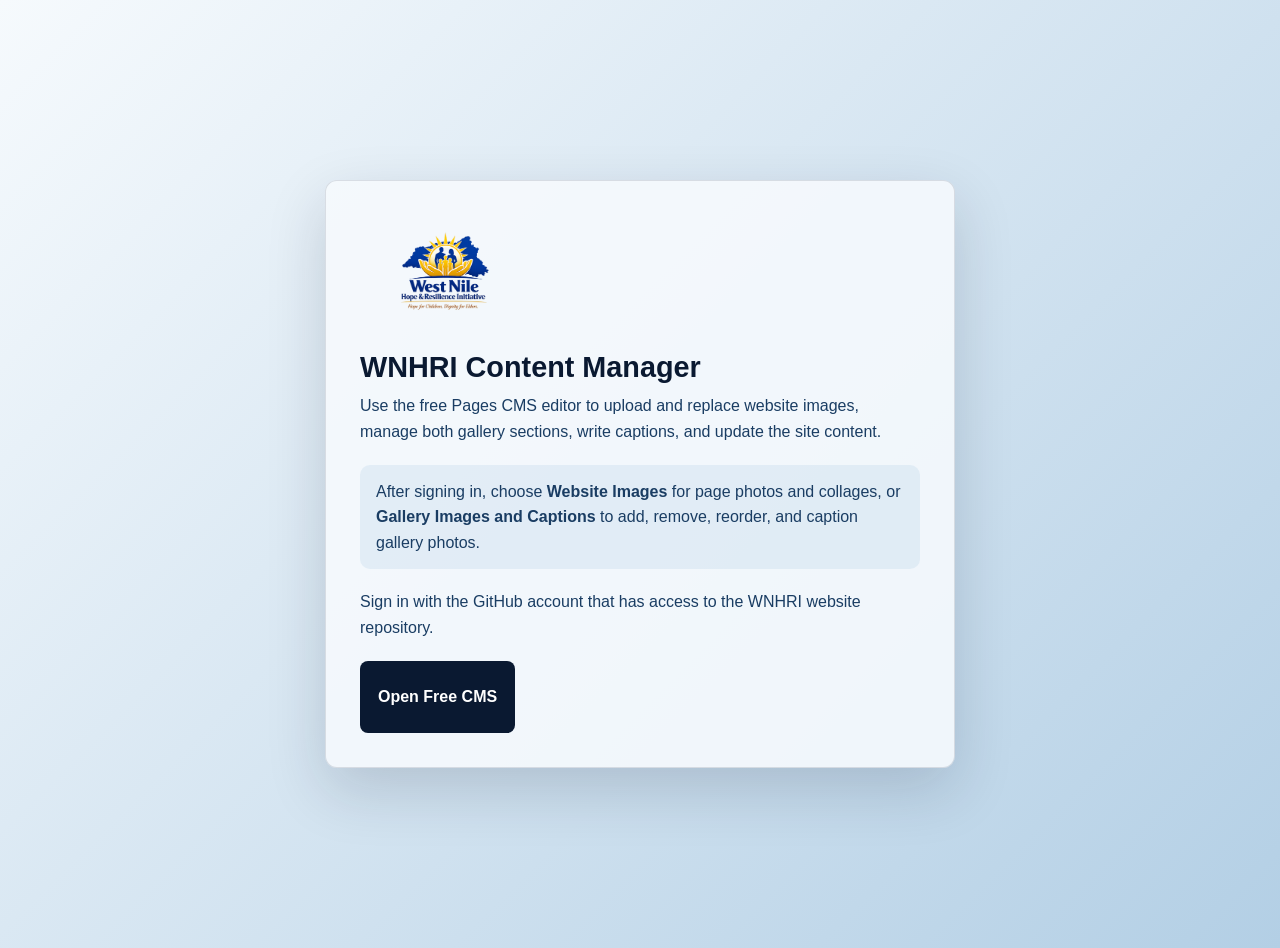
<file: admin/index.html>
<!doctype html>
<html lang="en">
<head>
  <meta charset="utf-8" />
  <meta name="viewport" content="width=device-width, initial-scale=1.0" />
  <meta name="robots" content="noindex" />
  <title>WNHRI Content Manager</title>
  <link rel="icon" href="/assets/logo.png" />
  <style>
    body {
      margin: 0;
      min-height: 100vh;
      display: grid;
      place-items: center;
      padding: 24px;
      font-family: Inter, "Segoe UI", Arial, sans-serif;
      color: #0A1931;
      background: linear-gradient(135deg, #F6FAFD, #B3CFE5);
    }
    main {
      width: min(100%, 560px);
      padding: 34px;
      background: rgba(246, 250, 253, 0.88);
      border: 1px solid rgba(10, 25, 49, 0.12);
      border-radius: 12px;
      box-shadow: 0 22px 60px rgba(10, 25, 49, 0.16);
    }
    img {
      width: 170px;
      display: block;
      margin-bottom: 18px;
    }
    h1 {
      margin: 0 0 10px;
      font-size: 1.8rem;
      line-height: 1.1;
    }
    p {
      margin: 0 0 20px;
      color: #1A3D63;
      line-height: 1.6;
    }
    .cms-note {
      padding: 14px 16px;
      background: rgba(179, 207, 229, 0.28);
      border-radius: 10px;
    }
    a {
      min-height: 48px;
      display: inline-flex;
      align-items: center;
      justify-content: center;
      padding: 12px 18px;
      color: white;
      background: #0A1931;
      border-radius: 8px;
      font-weight: 800;
      text-decoration: none;
    }
  </style>
</head>
<body>
  <main>
    <img src="/assets/logo.png" alt="WNHRI logo" />
    <h1>WNHRI Content Manager</h1>
    <p>Use the free Pages CMS editor to upload and replace website images, manage both gallery sections, write captions, and update the site content.</p>
    <p class="cms-note">After signing in, choose <strong>Website Images</strong> for page photos and collages, or <strong>Gallery Images and Captions</strong> to add, remove, reorder, and caption gallery photos.</p>
    <p>Sign in with the GitHub account that has access to the WNHRI website repository.</p>
    <a href="https://app.pagescms.org/" rel="noopener">Open Free CMS</a>
  </main>
  <script src="/script.js?v=20260724-cms-images"></script>
</body>
</html>
</file>
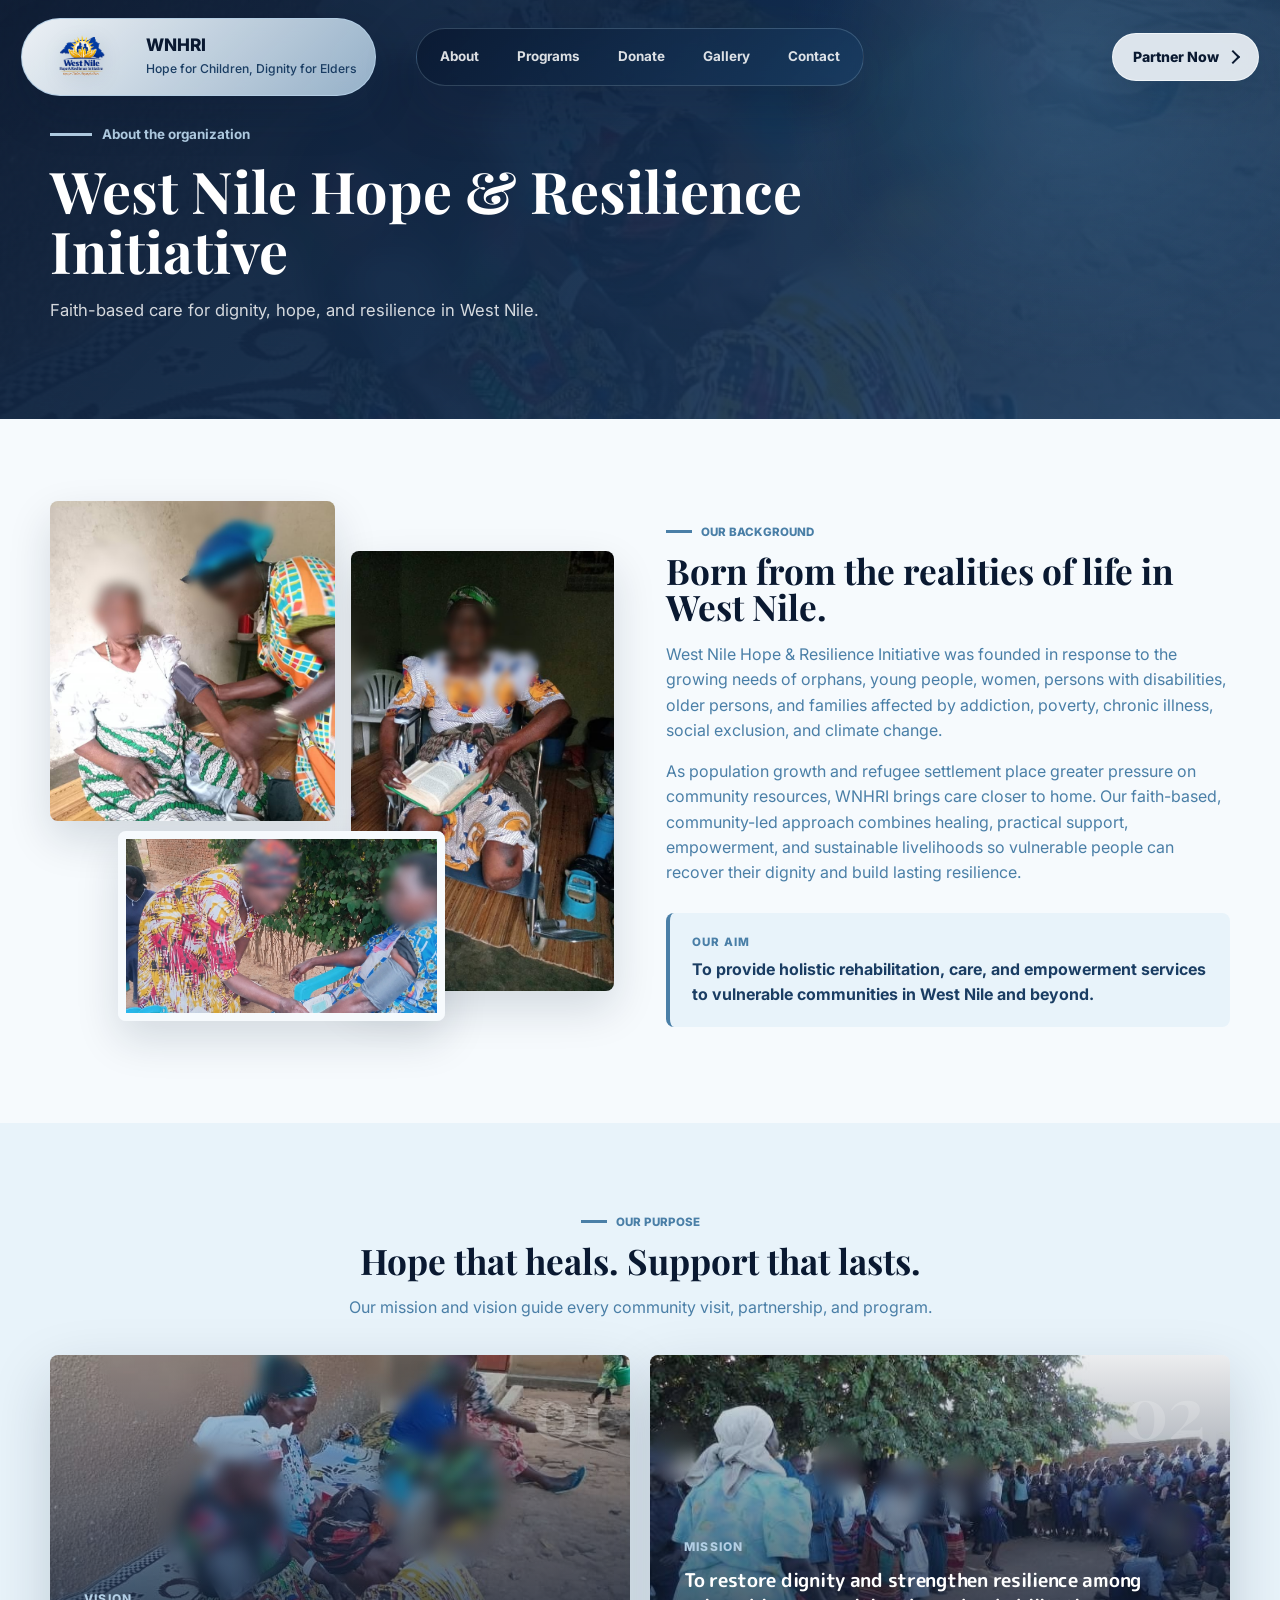
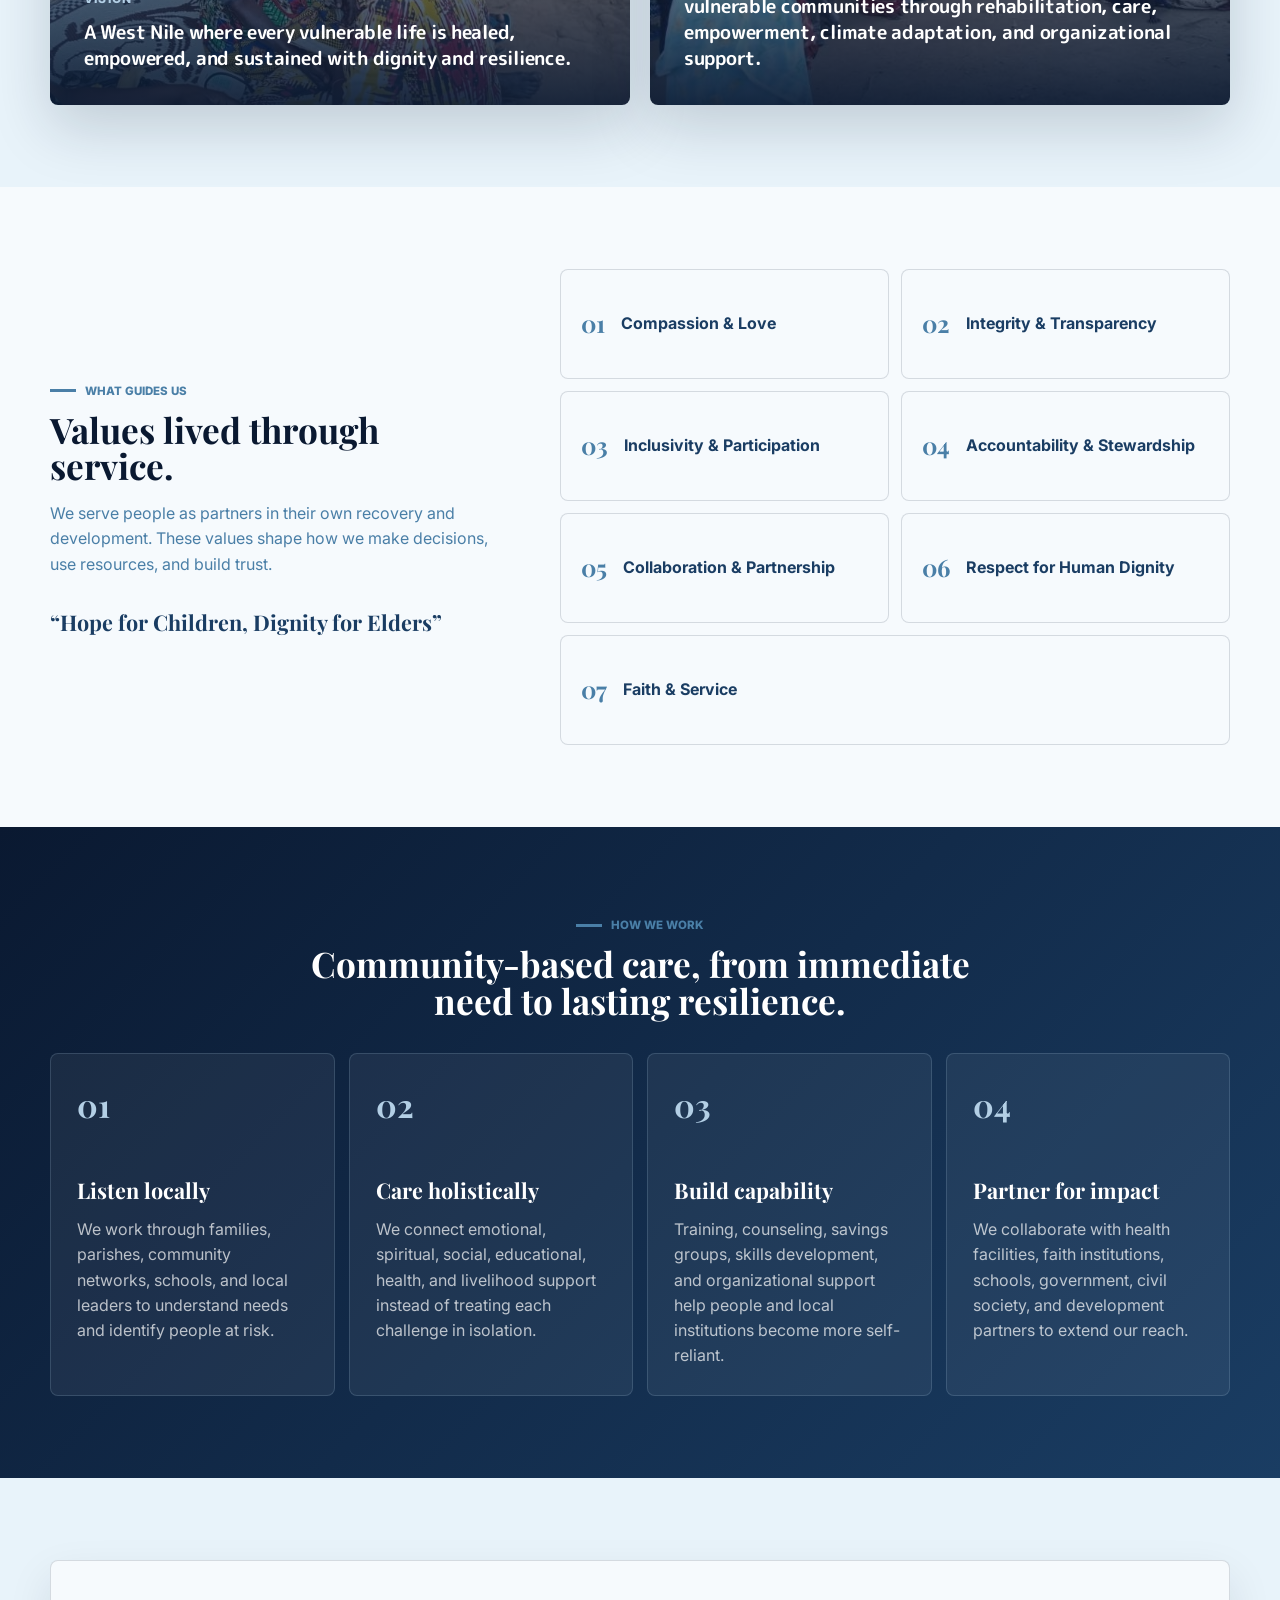
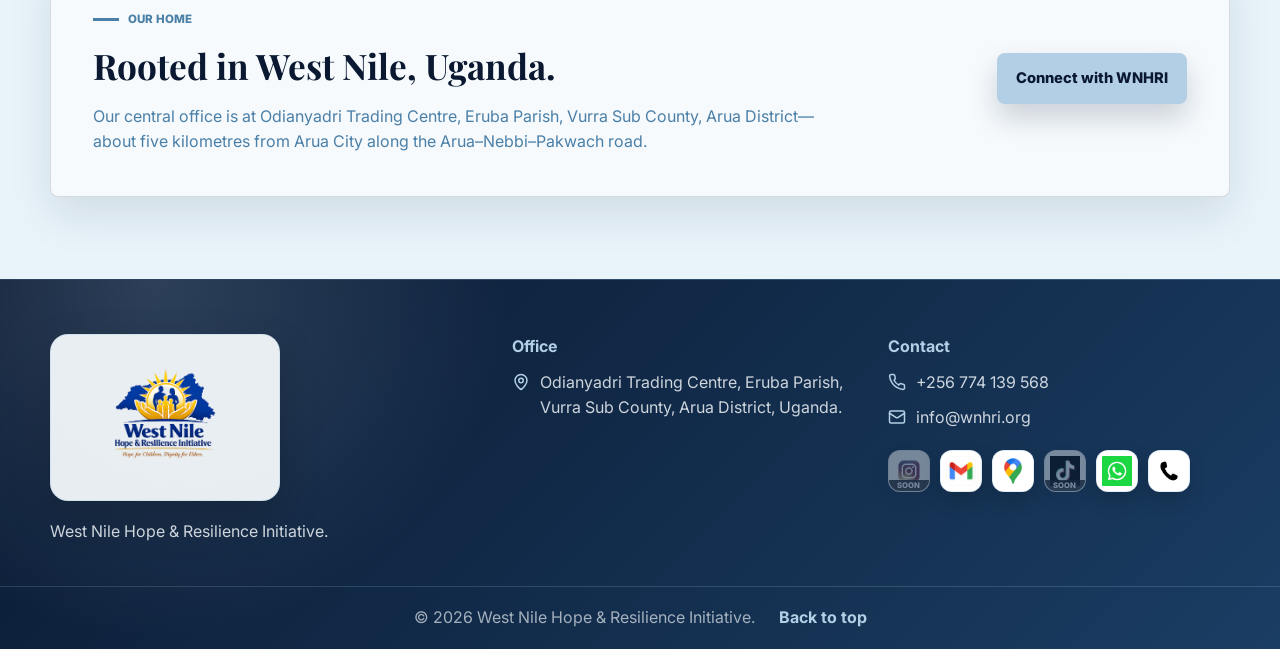
<file: about.html>
<!DOCTYPE html>
<html lang="en">
<head>
  <meta charset="UTF-8" />
  <meta name="viewport" content="width=device-width, initial-scale=1.0" />
  <meta name="description" content="Learn about West Nile Hope & Resilience Initiative (WNHRI), a faith-based community organization restoring dignity and resilience in West Nile, Uganda." />
  <meta name="robots" content="index, follow, max-image-preview:large" />
  <link rel="canonical" href="https://wnhri.org/about" />
  <title>About WNHRI | West Nile Hope & Resilience Initiative</title>
  <link rel="icon" href="assets/logo.png" />
  <link rel="stylesheet" href="styles.css?v=20260724-cms-images" />
  <script type="application/ld+json">{"@context":"https://schema.org","@type":"BreadcrumbList","itemListElement":[{"@type":"ListItem","position":1,"name":"Home","item":"https://wnhri.org/"},{"@type":"ListItem","position":2,"name":"About WNHRI","item":"https://wnhri.org/about"}]}</script>
</head>
<body>
  <header class="site-header" id="top">
    <div class="topbar">
      <div class="container topbar-grid">
        <span>Odianyadri Trading Centre, Eruba Parish, Vurra Sub County</span>
        <span><a href="mailto:info@wnhri.org">info@wnhri.org</a></span>
        <span><a href="tel:+256774139568">+256 774 139 568</a></span>
      </div>
    </div>
    <nav class="navbar" aria-label="Main navigation">
      <a href="/" class="brand"><img src="assets/logo.png" alt="WNHRI logo" /><span><strong>WNHRI</strong><small>Hope for Children, Dignity for Elders</small></span></a>
      <button class="nav-toggle" type="button" aria-label="Open navigation" aria-expanded="false"><span></span><span></span><span></span></button>
      <div class="nav-links" id="navLinks">
        <a href="about.html">About</a><a href="programs.html">Programs</a><a href="donate.html">Donate</a><a href="gallery.html">Gallery</a><a href="contact.html">Contact</a>
      </div>
      <a href="contact.html" class="nav-cta">Partner Now</a>
    </nav>
  </header>
  <main id="main">
    <section class="subpage-hero">
      <div class="container">
        <span class="script-label">About the organization</span>
        <h1>West Nile Hope & Resilience Initiative</h1>
        <p>Faith-based care for dignity, hope, and resilience in West Nile.</p>
      </div>
    </section>
    <section class="section-pad about-intro">
      <div class="container about-grid">
        <div class="image-collage">
          <img class="collage-main" src="assets/gallery/home-care-woman.jpg?v=20260715-face-blur-9" alt="Home-based monitoring" />
          <img class="collage-tall" src="assets/gallery/wheelchair-support-client.jpg?v=20260715-face-blur-9" alt="Wheelchair support" />
          <img class="collage-small" src="assets/gallery/elderly-woman-checkup.jpg?v=20260720-face-cover-10" alt="Elderly care checkup" />
        </div>
        <div class="section-heading">
          <span class="eyebrow">Our background</span>
          <h2>Born from the realities of life in West Nile.</h2>
          <p>West Nile Hope &amp; Resilience Initiative was founded in response to the growing needs of orphans, young people, women, persons with disabilities, older persons, and families affected by addiction, poverty, chronic illness, social exclusion, and climate change.</p>
          <p class="about-followup">As population growth and refugee settlement place greater pressure on community resources, WNHRI brings care closer to home. Our faith-based, community-led approach combines healing, practical support, empowerment, and sustainable livelihoods so vulnerable people can recover their dignity and build lasting resilience.</p>
          <div class="about-aim">
            <span>Our aim</span>
            <strong>To provide holistic rehabilitation, care, and empowerment services to vulnerable communities in West Nile and beyond.</strong>
          </div>
        </div>
      </div>
    </section>

    <section class="section-pad purpose-section">
      <div class="container">
        <div class="section-heading centered">
          <span class="eyebrow">Our purpose</span>
          <h2>Hope that heals. Support that lasts.</h2>
          <p>Our mission and vision guide every community visit, partnership, and program.</p>
        </div>
        <div class="purpose-grid reveal-group">
          <article class="purpose-card vision-card">
            <span class="purpose-number">01</span>
            <span class="purpose-label">Vision</span>
            <h3>A West Nile where every vulnerable life is healed, empowered, and sustained with dignity and resilience.</h3>
          </article>
          <article class="purpose-card mission-card">
            <span class="purpose-number">02</span>
            <span class="purpose-label">Mission</span>
            <h3>To restore dignity and strengthen resilience among vulnerable communities through rehabilitation, care, empowerment, climate adaptation, and organizational support.</h3>
          </article>
        </div>
      </div>
    </section>

    <section class="section-pad values-section">
      <div class="container values-layout">
        <div class="section-heading">
          <span class="eyebrow">What guides us</span>
          <h2>Values lived through service.</h2>
          <p>We serve people as partners in their own recovery and development. These values shape how we make decisions, use resources, and build trust.</p>
          <blockquote>“Hope for Children, Dignity for Elders”</blockquote>
        </div>
        <div class="values-grid reveal-group">
          <div class="value-item"><span>01</span><strong>Compassion &amp; Love</strong></div>
          <div class="value-item"><span>02</span><strong>Integrity &amp; Transparency</strong></div>
          <div class="value-item"><span>03</span><strong>Inclusivity &amp; Participation</strong></div>
          <div class="value-item"><span>04</span><strong>Accountability &amp; Stewardship</strong></div>
          <div class="value-item"><span>05</span><strong>Collaboration &amp; Partnership</strong></div>
          <div class="value-item"><span>06</span><strong>Respect for Human Dignity</strong></div>
          <div class="value-item"><span>07</span><strong>Faith &amp; Service</strong></div>
        </div>
      </div>
    </section>

    <section class="section-pad approach-section">
      <div class="container">
        <div class="section-heading centered">
          <span class="eyebrow">How we work</span>
          <h2>Community-based care, from immediate need to lasting resilience.</h2>
        </div>
        <div class="approach-grid reveal-group">
          <article><span>01</span><h3>Listen locally</h3><p>We work through families, parishes, community networks, schools, and local leaders to understand needs and identify people at risk.</p></article>
          <article><span>02</span><h3>Care holistically</h3><p>We connect emotional, spiritual, social, educational, health, and livelihood support instead of treating each challenge in isolation.</p></article>
          <article><span>03</span><h3>Build capability</h3><p>Training, counseling, savings groups, skills development, and organizational support help people and local institutions become more self-reliant.</p></article>
          <article><span>04</span><h3>Partner for impact</h3><p>We collaborate with health facilities, faith institutions, schools, government, civil society, and development partners to extend our reach.</p></article>
        </div>
      </div>
    </section>

    <section class="section-pad home-section">
      <div class="container home-card">
        <div>
          <span class="eyebrow">Our home</span>
          <h2>Rooted in West Nile, Uganda.</h2>
          <p>Our central office is at Odianyadri Trading Centre, Eruba Parish, Vurra Sub County, Arua District—about five kilometres from Arua City along the Arua–Nebbi–Pakwach road.</p>
        </div>
        <a class="btn btn-primary" href="contact.html">Connect with WNHRI</a>
      </div>
    </section>
  </main>
  <footer class="site-footer"><div class="container footer-grid"><div><img src="assets/logo.png" alt="WNHRI logo" /><p>West Nile Hope & Resilience Initiative.</p></div><div><h4>Office</h4><p class="icon-row icon-office">Odianyadri Trading Centre, Eruba Parish, Vurra Sub County, Arua District, Uganda.</p></div><div><h4>Contact</h4><p class="footer-links"><a class="icon-row icon-phone" href="tel:+256774139568">+256 774 139 568</a><a class="icon-row icon-mail" href="mailto:info@wnhri.org">info@wnhri.org</a></p><div class="social-links" aria-label="Contact and social links"><span class="social-link is-pending" title="Instagram link coming soon"><img src="assets/social/instagram.jpg" alt="" /><span class="sr-only">Instagram link coming soon</span></span><a class="social-link" href="mailto:info@wnhri.org" aria-label="Email WNHRI" title="Email WNHRI"><img src="assets/social/email.jpg" alt="" /></a><a class="social-link" href="https://www.google.com/maps/search/?api=1&amp;query=Odianyadri+Trading+Centre%2C+Eruba+Parish%2C+Vurra+Sub+County%2C+Arua+District%2C+Uganda" target="_blank" rel="noopener noreferrer" aria-label="Find WNHRI on Google Maps" title="Find us on Google Maps"><img src="assets/social/maps.jpg" alt="" /></a><span class="social-link is-pending" title="TikTok link coming soon"><img src="assets/social/tiktok.jpg" alt="" /><span class="sr-only">TikTok link coming soon</span></span><a class="social-link" href="https://wa.me/256774139568" target="_blank" rel="noopener noreferrer" aria-label="Message WNHRI on WhatsApp" title="WhatsApp WNHRI"><img src="assets/social/whatsapp.jpg" alt="" /></a><a class="social-link" href="tel:+256774139568" aria-label="Call WNHRI" title="Call WNHRI"><img src="assets/social/phone.jpg" alt="" /></a></div></div></div><div class="footer-bottom"><span>&copy; <span id="year"></span> West Nile Hope & Resilience Initiative.</span><a href="#" class="back-to-top">Back to top</a></div></footer>
  <script src="script.js?v=20260724-cms-images"></script>
</body>
</html>
</file>
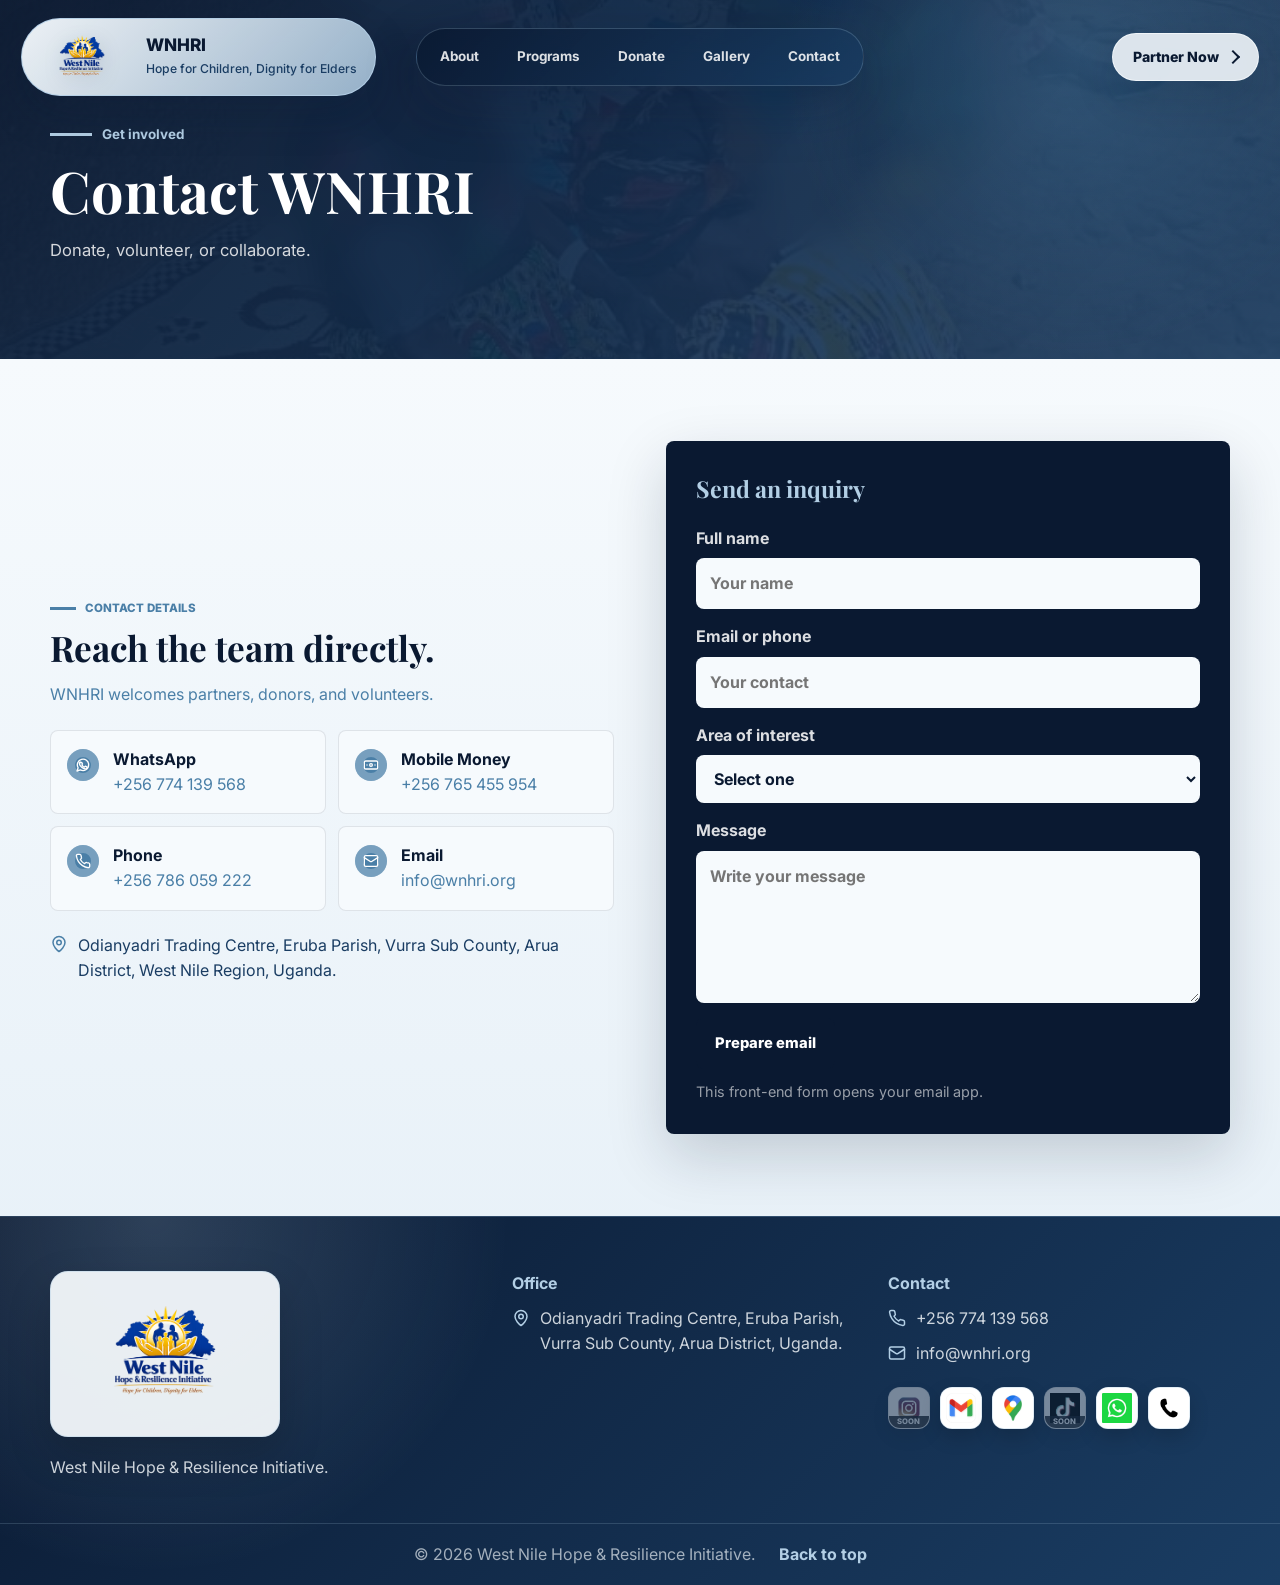
<file: contact.html>
<!DOCTYPE html>
<html lang="en">
<head>
  <meta charset="UTF-8" />
  <meta name="viewport" content="width=device-width, initial-scale=1.0" />
  <meta name="description" content="Contact West Nile Hope & Resilience Initiative (WNHRI) to donate, partner, volunteer, or request organizational support in West Nile, Uganda." />
  <meta name="robots" content="index, follow, max-image-preview:large" />
  <link rel="canonical" href="https://wnhri.org/contact" />
  <title>Contact WNHRI | West Nile Hope & Resilience Initiative</title>
  <link rel="icon" href="assets/logo.png" />
  <link rel="stylesheet" href="styles.css?v=20260724-cms-images" />
  <script type="application/ld+json">{"@context":"https://schema.org","@type":"BreadcrumbList","itemListElement":[{"@type":"ListItem","position":1,"name":"Home","item":"https://wnhri.org/"},{"@type":"ListItem","position":2,"name":"Contact","item":"https://wnhri.org/contact"}]}</script>
</head>
<body>
  <header class="site-header" id="top"><div class="topbar"><div class="container topbar-grid"><span>Contact WNHRI</span><span><a href="mailto:info@wnhri.org">info@wnhri.org</a></span><span><a href="tel:+256774139568">+256 774 139 568</a></span></div></div><nav class="navbar" aria-label="Main navigation"><a href="/" class="brand"><img src="assets/logo.png" alt="WNHRI logo" /><span><strong>WNHRI</strong><small>Hope for Children, Dignity for Elders</small></span></a><button class="nav-toggle" type="button" aria-label="Open navigation" aria-expanded="false"><span></span><span></span><span></span></button><div class="nav-links" id="navLinks"><a href="about.html">About</a><a href="programs.html">Programs</a><a href="donate.html">Donate</a><a href="gallery.html">Gallery</a><a href="contact.html">Contact</a></div><a href="contact.html" class="nav-cta">Partner Now</a></nav></header>
  <main id="main"><section class="subpage-hero"><div class="container"><span class="script-label">Get involved</span><h1>Contact WNHRI</h1><p>Donate, volunteer, or collaborate.</p></div></section><section class="section-pad contact-section" id="contact"><div class="container contact-grid"><div class="contact-copy"><span class="eyebrow">Contact details</span><h2>Reach the team directly.</h2><p>WNHRI welcomes partners, donors, and volunteers.</p><div class="contact-cards"><a class="icon-whatsapp" href="https://wa.me/256774139568"><strong>WhatsApp</strong><span>+256 774 139 568</span></a><a class="icon-money" href="tel:+256765455954"><strong>Mobile Money</strong><span>+256 765 455 954</span></a><a class="icon-phone" href="tel:+256786059222"><strong>Phone</strong><span>+256 786 059 222</span></a><a class="icon-mail" href="mailto:info@wnhri.org"><strong>Email</strong><span>info@wnhri.org</span></a></div><address class="icon-row icon-office">Odianyadri Trading Centre, Eruba Parish, Vurra Sub County, Arua District, West Nile Region, Uganda.</address></div><form class="contact-form" id="contactForm"><h3>Send an inquiry</h3><label>Full name<input type="text" name="name" placeholder="Your name" required /></label><label>Email or phone<input type="text" name="contact" placeholder="Your contact" required /></label><label>Area of interest<select name="interest" required><option value="">Select one</option><option>Donation</option><option>Partnership</option><option>Volunteer work</option><option>Consultancy / organizational support</option><option>General inquiry</option></select></label><label>Message<textarea name="message" rows="5" placeholder="Write your message" required></textarea></label><button class="btn btn-dark" type="submit">Prepare email</button><p class="form-note">This front-end form opens your email app.</p></form></div></section></main>
  <footer class="site-footer"><div class="container footer-grid"><div><img src="assets/logo.png" alt="WNHRI logo" /><p>West Nile Hope & Resilience Initiative.</p></div><div><h4>Office</h4><p class="icon-row icon-office">Odianyadri Trading Centre, Eruba Parish, Vurra Sub County, Arua District, Uganda.</p></div><div><h4>Contact</h4><p class="footer-links"><a class="icon-row icon-phone" href="tel:+256774139568">+256 774 139 568</a><a class="icon-row icon-mail" href="mailto:info@wnhri.org">info@wnhri.org</a></p><div class="social-links" aria-label="Contact and social links"><span class="social-link is-pending" title="Instagram link coming soon"><img src="assets/social/instagram.jpg" alt="" /><span class="sr-only">Instagram link coming soon</span></span><a class="social-link" href="mailto:info@wnhri.org" aria-label="Email WNHRI" title="Email WNHRI"><img src="assets/social/email.jpg" alt="" /></a><a class="social-link" href="https://www.google.com/maps/search/?api=1&amp;query=Odianyadri+Trading+Centre%2C+Eruba+Parish%2C+Vurra+Sub+County%2C+Arua+District%2C+Uganda" target="_blank" rel="noopener noreferrer" aria-label="Find WNHRI on Google Maps" title="Find us on Google Maps"><img src="assets/social/maps.jpg" alt="" /></a><span class="social-link is-pending" title="TikTok link coming soon"><img src="assets/social/tiktok.jpg" alt="" /><span class="sr-only">TikTok link coming soon</span></span><a class="social-link" href="https://wa.me/256774139568" target="_blank" rel="noopener noreferrer" aria-label="Message WNHRI on WhatsApp" title="WhatsApp WNHRI"><img src="assets/social/whatsapp.jpg" alt="" /></a><a class="social-link" href="tel:+256774139568" aria-label="Call WNHRI" title="Call WNHRI"><img src="assets/social/phone.jpg" alt="" /></a></div></div></div><div class="footer-bottom"><span>&copy; <span id="year"></span> West Nile Hope & Resilience Initiative.</span><a href="#" class="back-to-top">Back to top</a></div></footer><script src="script.js?v=20260724-cms-images"></script>
</body>
</html>
</file>
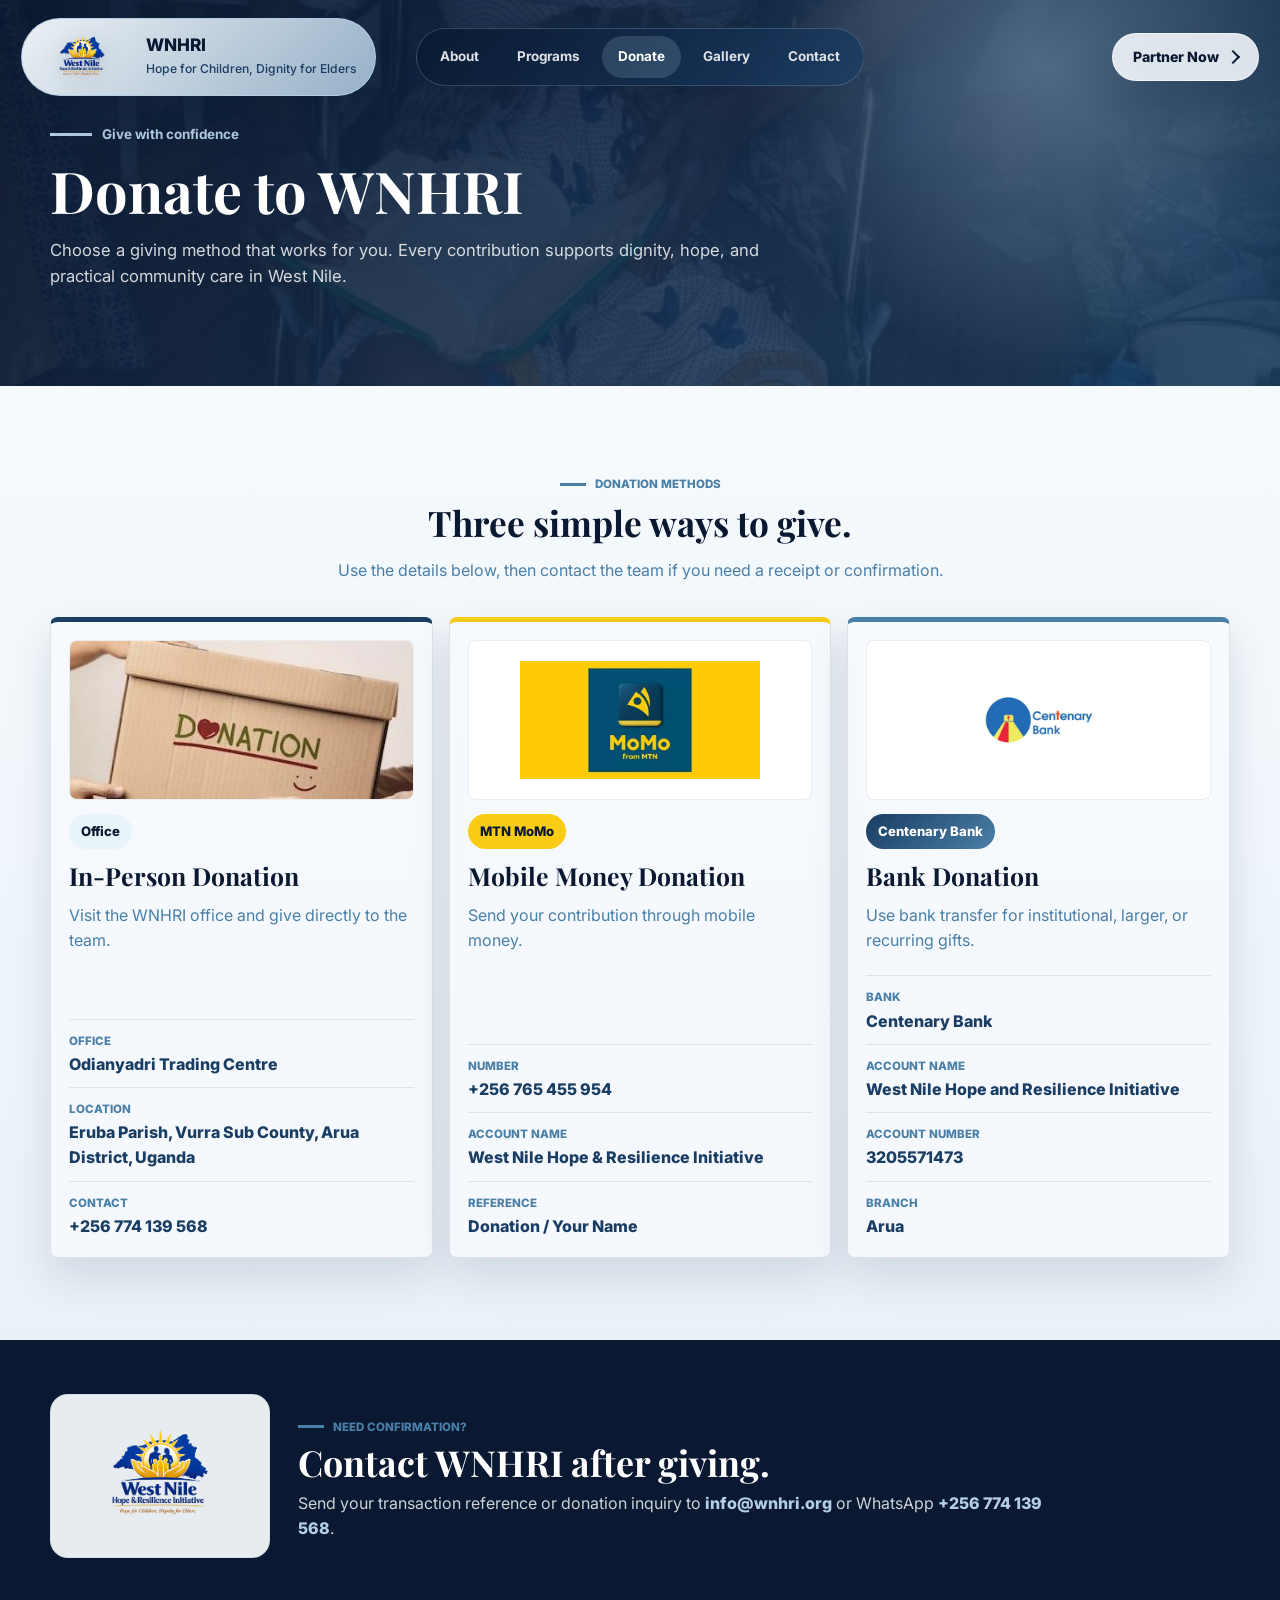
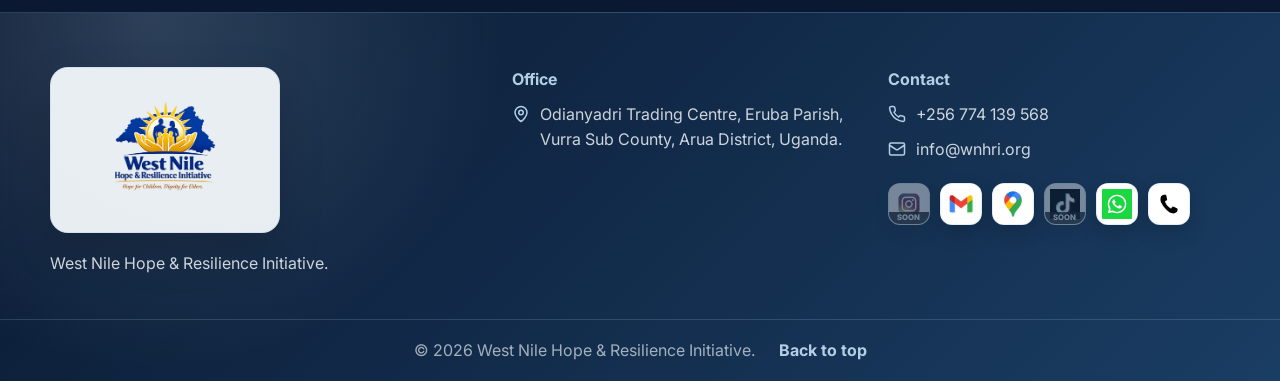
<file: donate.html>
<!DOCTYPE html>
<html lang="en">
<head>
  <meta charset="UTF-8" />
  <meta name="viewport" content="width=device-width, initial-scale=1.0" />
  <meta name="description" content="Donate to West Nile Hope & Resilience Initiative (WNHRI) through in-person giving, mobile money, or bank transfer." />
  <meta name="robots" content="index, follow, max-image-preview:large" />
  <link rel="canonical" href="https://wnhri.org/donate" />
  <title>Donate | West Nile Hope & Resilience Initiative</title>
  <link rel="icon" href="assets/logo.png" />
  <link rel="stylesheet" href="styles.css?v=20260724-cms-images" />
  <script type="application/ld+json">{"@context":"https://schema.org","@type":"BreadcrumbList","itemListElement":[{"@type":"ListItem","position":1,"name":"Home","item":"https://wnhri.org/"},{"@type":"ListItem","position":2,"name":"Donate","item":"https://wnhri.org/donate"}]}</script>
</head>
<body>
  <a class="skip-link" href="#main">Skip to content</a>
  <header class="site-header" id="top">
    <div class="topbar">
      <div class="container topbar-grid">
        <span>Support WNHRI</span>
        <span><a href="mailto:info@wnhri.org">info@wnhri.org</a></span>
        <span><a href="tel:+256774139568">+256 774 139 568</a></span>
      </div>
    </div>
    <nav class="navbar" aria-label="Main navigation">
      <a href="/" class="brand"><img src="assets/logo.png" alt="WNHRI logo" /><span><strong>WNHRI</strong><small>Hope for Children, Dignity for Elders</small></span></a>
      <button class="nav-toggle" type="button" aria-label="Open navigation" aria-expanded="false"><span></span><span></span><span></span></button>
      <div class="nav-links" id="navLinks">
        <a href="about.html">About</a>
        <a href="programs.html">Programs</a>
        <a class="active" aria-current="page" href="donate.html">Donate</a>
        <a href="gallery.html">Gallery</a>
        <a href="contact.html">Contact</a>
      </div>
      <a href="contact.html" class="nav-cta">Partner Now</a>
    </nav>
  </header>

  <main id="main">
    <section class="subpage-hero donate-hero">
      <div class="container">
        <span class="script-label">Give with confidence</span>
        <h1>Donate to WNHRI</h1>
        <p>Choose a giving method that works for you. Every contribution supports dignity, hope, and practical community care in West Nile.</p>
      </div>
    </section>

    <section class="section-pad giving-section">
      <div class="container">
        <div class="section-heading centered reveal">
          <span class="eyebrow">Donation methods</span>
          <h2>Three simple ways to give.</h2>
          <p>Use the details below, then contact the team if you need a receipt or confirmation.</p>
        </div>

        <div class="giving-grid reveal-group">
          <article class="giving-card in-person" id="in-person">
            <img class="giving-card-image" src="assets/donation-in-person.jpg" alt="Hands exchanging a donation box" />
            <span class="giving-label">Office</span>
            <h3>In-Person Donation</h3>
            <p>Visit the WNHRI office and give directly to the team.</p>
            <dl>
              <div><dt>Office</dt><dd>Odianyadri Trading Centre</dd></div>
              <div><dt>Location</dt><dd>Eruba Parish, Vurra Sub County, Arua District, Uganda</dd></div>
              <div><dt>Contact</dt><dd><a href="tel:+256774139568">+256 774 139 568</a></dd></div>
            </dl>
          </article>

          <article class="giving-card mobile-money" id="mobile-money">
            <img class="giving-card-image" src="assets/donation-mobile-money.jpg" alt="MTN MoMo logo" />
            <span class="giving-label momo">MTN MoMo</span>
            <h3>Mobile Money Donation</h3>
            <p>Send your contribution through mobile money.</p>
            <dl>
              <div><dt>Number</dt><dd><a href="tel:+256765455954">+256 765 455 954</a></dd></div>
              <div><dt>Account name</dt><dd>West Nile Hope & Resilience Initiative</dd></div>
              <div><dt>Reference</dt><dd>Donation / Your Name</dd></div>
            </dl>
          </article>

          <article class="giving-card bank-transfer" id="bank">
            <img class="giving-card-image" src="assets/donation-bank.jpg" alt="Centenary Bank logo" />
            <span class="giving-label bank">Centenary Bank</span>
            <h3>Bank Donation</h3>
            <p>Use bank transfer for institutional, larger, or recurring gifts.</p>
            <dl>
              <div><dt>Bank</dt><dd>Centenary Bank</dd></div>
              <div><dt>Account name</dt><dd>West Nile Hope and Resilience Initiative</dd></div>
              <div><dt>Account number</dt><dd>3205571473</dd></div>
              <div><dt>Branch</dt><dd>Arua</dd></div>
            </dl>
          </article>
        </div>
      </div>
    </section>

    <section class="donate-note">
      <div class="container donate-note-inner">
        <img src="assets/logo.png" alt="West Nile Hope & Resilience Initiative logo" />
        <div>
          <span class="eyebrow">Need confirmation?</span>
          <h2>Contact WNHRI after giving.</h2>
          <p>Send your transaction reference or donation inquiry to <a href="mailto:info@wnhri.org">info@wnhri.org</a> or WhatsApp <a href="https://wa.me/256774139568">+256 774 139 568</a>.</p>
        </div>
      </div>
    </section>
  </main>

  <footer class="site-footer"><div class="container footer-grid"><div><img src="assets/logo.png" alt="WNHRI logo" /><p>West Nile Hope & Resilience Initiative.</p></div><div><h4>Office</h4><p class="icon-row icon-office">Odianyadri Trading Centre, Eruba Parish, Vurra Sub County, Arua District, Uganda.</p></div><div><h4>Contact</h4><p class="footer-links"><a class="icon-row icon-phone" href="tel:+256774139568">+256 774 139 568</a><a class="icon-row icon-mail" href="mailto:info@wnhri.org">info@wnhri.org</a></p><div class="social-links" aria-label="Contact and social links"><span class="social-link is-pending" title="Instagram link coming soon"><img src="assets/social/instagram.jpg" alt="" /><span class="sr-only">Instagram link coming soon</span></span><a class="social-link" href="mailto:info@wnhri.org" aria-label="Email WNHRI" title="Email WNHRI"><img src="assets/social/email.jpg" alt="" /></a><a class="social-link" href="https://www.google.com/maps/search/?api=1&amp;query=Odianyadri+Trading+Centre%2C+Eruba+Parish%2C+Vurra+Sub+County%2C+Arua+District%2C+Uganda" target="_blank" rel="noopener noreferrer" aria-label="Find WNHRI on Google Maps" title="Find us on Google Maps"><img src="assets/social/maps.jpg" alt="" /></a><span class="social-link is-pending" title="TikTok link coming soon"><img src="assets/social/tiktok.jpg" alt="" /><span class="sr-only">TikTok link coming soon</span></span><a class="social-link" href="https://wa.me/256774139568" target="_blank" rel="noopener noreferrer" aria-label="Message WNHRI on WhatsApp" title="WhatsApp WNHRI"><img src="assets/social/whatsapp.jpg" alt="" /></a><a class="social-link" href="tel:+256774139568" aria-label="Call WNHRI" title="Call WNHRI"><img src="assets/social/phone.jpg" alt="" /></a></div></div></div><div class="footer-bottom"><span>&copy; <span id="year"></span> West Nile Hope & Resilience Initiative.</span><a href="#" class="back-to-top">Back to top</a></div></footer>
  <script src="script.js?v=20260724-cms-images"></script>
</body>
</html>
</file>
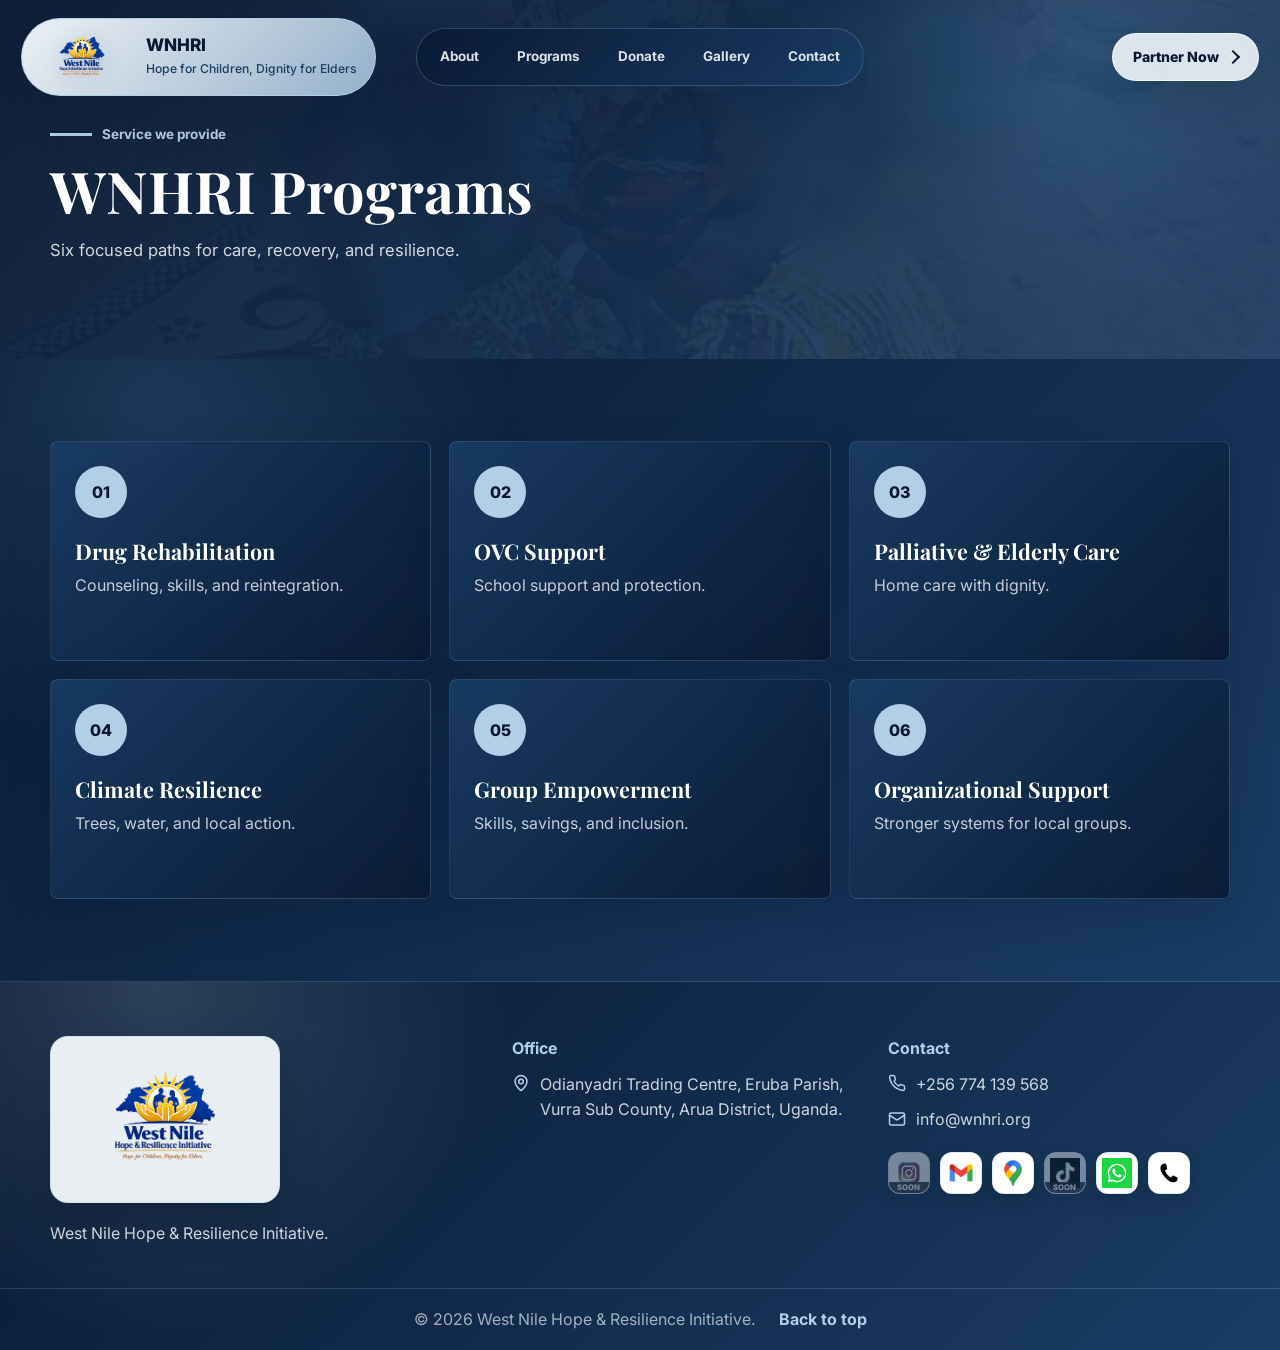
<file: programs.html>
<!DOCTYPE html>
<html lang="en">
<head>
  <meta charset="UTF-8" />
  <meta name="viewport" content="width=device-width, initial-scale=1.0" />
  <meta name="description" content="Explore WNHRI programs: drug rehabilitation, OVC support, palliative and elderly care, climate resilience, empowerment, and organizational support." />
  <meta name="robots" content="index, follow, max-image-preview:large" />
  <link rel="canonical" href="https://wnhri.org/programs" />
  <title>Programs | West Nile Hope & Resilience Initiative</title>
  <link rel="icon" href="assets/logo.png" />
  <link rel="stylesheet" href="styles.css?v=20260724-cms-images" />
  <script type="application/ld+json">{"@context":"https://schema.org","@type":"BreadcrumbList","itemListElement":[{"@type":"ListItem","position":1,"name":"Home","item":"https://wnhri.org/"},{"@type":"ListItem","position":2,"name":"Programs","item":"https://wnhri.org/programs"}]}</script>
</head>
<body>
  <header class="site-header" id="top">
    <div class="topbar"><div class="container topbar-grid"><span>West Nile Region, Uganda</span><span><a href="mailto:info@wnhri.org">info@wnhri.org</a></span><span><a href="tel:+256774139568">+256 774 139 568</a></span></div></div>
    <nav class="navbar" aria-label="Main navigation"><a href="/" class="brand"><img src="assets/logo.png" alt="WNHRI logo" /><span><strong>WNHRI</strong><small>Hope for Children, Dignity for Elders</small></span></a><button class="nav-toggle" type="button" aria-label="Open navigation" aria-expanded="false"><span></span><span></span><span></span></button><div class="nav-links" id="navLinks"><a href="about.html">About</a><a href="programs.html">Programs</a><a href="donate.html">Donate</a><a href="gallery.html">Gallery</a><a href="contact.html">Contact</a></div><a href="contact.html" class="nav-cta">Partner Now</a></nav>
  </header>
  <main id="main">
    <section class="subpage-hero"><div class="container"><span class="script-label">Service we provide</span><h1>WNHRI Programs</h1><p>Six focused paths for care, recovery, and resilience.</p></div></section>
    <section class="section-pad programs-section"><div class="container"><div class="program-grid reveal-group"><article class="program-card"><span class="program-icon">01</span><h3>Drug Rehabilitation</h3><p>Counseling, skills, and reintegration.</p></article><article class="program-card"><span class="program-icon">02</span><h3>OVC Support</h3><p>School support and protection.</p></article><article class="program-card"><span class="program-icon">03</span><h3>Palliative & Elderly Care</h3><p>Home care with dignity.</p></article><article class="program-card"><span class="program-icon">04</span><h3>Climate Resilience</h3><p>Trees, water, and local action.</p></article><article class="program-card"><span class="program-icon">05</span><h3>Group Empowerment</h3><p>Skills, savings, and inclusion.</p></article><article class="program-card"><span class="program-icon">06</span><h3>Organizational Support</h3><p>Stronger systems for local groups.</p></article></div></div></section>
  </main>
  <footer class="site-footer"><div class="container footer-grid"><div><img src="assets/logo.png" alt="WNHRI logo" /><p>West Nile Hope & Resilience Initiative.</p></div><div><h4>Office</h4><p class="icon-row icon-office">Odianyadri Trading Centre, Eruba Parish, Vurra Sub County, Arua District, Uganda.</p></div><div><h4>Contact</h4><p class="footer-links"><a class="icon-row icon-phone" href="tel:+256774139568">+256 774 139 568</a><a class="icon-row icon-mail" href="mailto:info@wnhri.org">info@wnhri.org</a></p><div class="social-links" aria-label="Contact and social links"><span class="social-link is-pending" title="Instagram link coming soon"><img src="assets/social/instagram.jpg" alt="" /><span class="sr-only">Instagram link coming soon</span></span><a class="social-link" href="mailto:info@wnhri.org" aria-label="Email WNHRI" title="Email WNHRI"><img src="assets/social/email.jpg" alt="" /></a><a class="social-link" href="https://www.google.com/maps/search/?api=1&amp;query=Odianyadri+Trading+Centre%2C+Eruba+Parish%2C+Vurra+Sub+County%2C+Arua+District%2C+Uganda" target="_blank" rel="noopener noreferrer" aria-label="Find WNHRI on Google Maps" title="Find us on Google Maps"><img src="assets/social/maps.jpg" alt="" /></a><span class="social-link is-pending" title="TikTok link coming soon"><img src="assets/social/tiktok.jpg" alt="" /><span class="sr-only">TikTok link coming soon</span></span><a class="social-link" href="https://wa.me/256774139568" target="_blank" rel="noopener noreferrer" aria-label="Message WNHRI on WhatsApp" title="WhatsApp WNHRI"><img src="assets/social/whatsapp.jpg" alt="" /></a><a class="social-link" href="tel:+256774139568" aria-label="Call WNHRI" title="Call WNHRI"><img src="assets/social/phone.jpg" alt="" /></a></div></div></div><div class="footer-bottom"><span>&copy; <span id="year"></span> West Nile Hope & Resilience Initiative.</span><a href="#" class="back-to-top">Back to top</a></div></footer>
  <script src="script.js?v=20260724-cms-images"></script>
</body>
</html>
</file>
<file: styles.css>
@import url("https://fonts.googleapis.com/css2?family=Inter:wght@400;500;600;700;800&family=M+PLUS+Rounded+1c:wght@700;800&family=Playfair+Display:wght@600;700;800&display=swap");

:root {
  --ink: #0A1931;
  --muted: #4A7FA7;
  --charcoal: #0A1931;
  --charcoal-2: #1A3D63;
  --forest: #1A3D63;
  --forest-2: #0A1931;
  --orange: #4A7FA7;
  --gold: #B3CFE5;
  --cream: #F6FAFD;
  --paper: #F6FAFD;
  --mist: #E8F3FA;
  --line: rgba(10, 25, 49, 0.14);
  --shadow: 0 22px 60px rgba(10, 25, 49, 0.18);
  --radius: 8px;
  --max: 1180px;
  --font-body: "Inter", "Segoe UI", "Aptos", "Helvetica Neue", Arial, sans-serif;
  --font-heading: "Playfair Display", Georgia, "Times New Roman", serif;
}

* { box-sizing: border-box; }
html {
  scroll-behavior: smooth;
  scroll-padding-top: 92px;
}
body {
  margin: 0;
  font-family: var(--font-body);
  color: var(--ink);
  background: var(--paper);
  line-height: 1.58;
  -webkit-font-smoothing: antialiased;
  text-rendering: optimizeLegibility;
}
img { display: block; max-width: 100%; }
a { color: inherit; text-decoration: none; }
button, input, textarea, select { font: inherit; }

.skip-link {
  position: absolute;
  left: -999px;
  top: 12px;
  z-index: 999;
  padding: 10px 14px;
  color: white;
  background: var(--charcoal);
  border-radius: var(--radius);
}
.skip-link:focus { left: 12px; }
.container {
  width: min(calc(100% - 42px), var(--max));
  margin-inline: auto;
}
.section-pad { padding: 82px 0; }

.site-header {
  position: fixed;
  top: 0;
  left: 0;
  right: 0;
  z-index: 100;
  background: transparent;
  pointer-events: none;
}
.topbar {
  display: none;
  color: rgba(255, 255, 255, 0.82);
  background: var(--charcoal);
  font-size: 0.82rem;
}
.topbar-grid {
  min-height: 34px;
  display: flex;
  align-items: center;
  justify-content: space-between;
  gap: 18px;
}
.topbar a:hover { color: var(--gold); }
.navbar {
  width: min(calc(100% - 42px), 1240px);
  min-height: 72px;
  margin: 18px auto 0;
  display: grid;
  grid-template-columns: minmax(210px, 1fr) auto minmax(144px, 1fr);
  align-items: center;
  gap: 18px;
  pointer-events: auto;
}
.brand {
  justify-self: start;
  min-width: max-content;
  display: flex;
  align-items: center;
  gap: 14px;
  padding: 7px 18px 7px 10px;
  background:
    linear-gradient(135deg, rgba(246, 250, 253, 0.96), rgba(179, 207, 229, 0.82));
  border: 1px solid rgba(179, 207, 229, 0.92);
  border-radius: 999px;
  box-shadow: 0 18px 44px rgba(10, 25, 49, 0.20);
  backdrop-filter: blur(12px) saturate(122%);
}
.brand img {
  width: 100px;
  height: 62px;
  object-fit: contain;
  filter: drop-shadow(0 5px 10px rgba(10, 25, 49, 0.14));
}
.brand strong {
  display: block;
  color: var(--ink);
  font-family: var(--font-body);
  font-size: 1.08rem;
  line-height: 1.05;
  font-weight: 800;
}
.brand small {
  display: block;
  margin-top: 5px;
  color: var(--charcoal-2);
  font-size: 0.76rem;
  font-weight: 500;
}
.nav-links {
  justify-self: center;
  display: flex;
  align-items: center;
  gap: 6px;
  padding: 7px;
  color: white;
  background:
    linear-gradient(135deg, rgba(10, 25, 49, 0.90), rgba(26, 61, 99, 0.76));
  border: 1px solid rgba(179, 207, 229, 0.22);
  border-radius: 999px;
  box-shadow: 0 20px 54px rgba(10, 25, 49, 0.26);
  backdrop-filter: blur(16px) saturate(120%);
}
.nav-links a {
  padding: 10px 16px;
  border-radius: 999px;
  color: rgba(255, 255, 255, 0.86);
  font-size: 0.84rem;
  font-weight: 700;
  transition: background 0.2s ease, color 0.2s ease;
}
.nav-links a:hover,
.nav-links a.active {
  color: white;
  background: rgba(179, 207, 229, 0.18);
}
.nav-cta {
  justify-self: end;
  min-height: 48px;
  display: inline-flex;
  align-items: center;
  justify-content: center;
  padding: 12px 20px;
  color: var(--forest-2);
  background: rgba(246, 250, 253, 0.88);
  border: 1px solid rgba(246, 250, 253, 0.78);
  border-radius: 999px;
  box-shadow: 0 18px 42px rgba(10, 25, 49, 0.15);
  backdrop-filter: blur(14px) saturate(130%);
  font-size: 0.88rem;
  font-weight: 800;
  transition: transform 0.2s ease, background 0.2s ease, color 0.2s ease;
}
.nav-cta::after {
  content: "";
  width: 8px;
  height: 8px;
  margin-left: 9px;
  border-top: 2px solid currentColor;
  border-right: 2px solid currentColor;
  transform: rotate(45deg);
}
.nav-cta:hover {
  color: white;
  background: var(--orange);
  transform: translateY(-2px);
}
.nav-toggle {
  display: none;
  padding: 8px;
  border: 0;
  background: transparent;
}
.nav-toggle span {
  display: block;
  width: 27px;
  height: 2px;
  margin: 6px 0;
  background: var(--charcoal);
  transition: 0.25s ease;
}

.hero {
  min-height: 100svh;
  position: relative;
  isolation: isolate;
  overflow: hidden;
  color: var(--ink);
  background: var(--paper);
}
.hero-image,
.hero-shade {
  position: absolute;
  inset: 0;
  width: 100%;
  height: 100%;
}
.hero-image {
  z-index: -4;
  object-fit: cover;
  object-position: center 36%;
  filter: saturate(1.08) contrast(1.08) brightness(0.76);
}
.hero-shade {
  z-index: -3;
  background:
    radial-gradient(circle at 80% 16%, rgba(179, 207, 229, 0.24), transparent 28%),
    linear-gradient(112deg, rgba(10, 25, 49, 0.82) 0%, rgba(10, 25, 49, 0.68) 36%, rgba(26, 61, 99, 0.52) 62%, rgba(74, 127, 167, 0.30) 100%),
    linear-gradient(180deg, rgba(10, 25, 49, 0.62) 0%, rgba(26, 61, 99, 0.38) 52%, rgba(10, 25, 49, 0.34) 100%);
}
.hero-rings {
  position: absolute;
  inset: 10% auto auto 6%;
  width: 250px;
  height: 250px;
  z-index: -2;
  border: 1px solid rgba(26, 61, 99, 0.25);
  border-radius: 50%;
}
.hero-rings::after {
  content: "";
  position: absolute;
  inset: 44px;
  border: 1px solid rgba(26, 61, 99, 0.16);
  border-radius: 50%;
}
.hero-grid {
  min-height: 100svh;
  display: grid;
  grid-template-columns: minmax(0, 0.95fr) 360px;
  gap: 56px;
  align-items: center;
  padding: 118px 0 74px;
}
.hero-copy {
  max-width: 710px;
}
.script-label {
  display: inline-flex;
  align-items: center;
  gap: 10px;
  color: var(--gold);
  font-size: 0.84rem;
  font-weight: 700;
}
.script-label::before {
  content: "";
  width: 42px;
  height: 3px;
  background: currentColor;
}
.hero h1,
.section-heading h2,
.identity-card h2,
.contact-copy h2 {
  margin: 12px 0 16px;
  letter-spacing: 0;
  line-height: 1.04;
}
.hero h1 {
  max-width: 680px;
  font-family: var(--font-heading);
  font-size: clamp(2.45rem, 4.8vw, 4.65rem);
  font-weight: 700;
  letter-spacing: 0;
  color: var(--paper);
  text-shadow: 0 3px 18px rgba(10, 25, 49, 0.62);
}
.hero p {
  max-width: 620px;
  margin: 0;
  color: rgba(246, 250, 253, 0.88);
  font-size: clamp(0.98rem, 1.25vw, 1.12rem);
  text-shadow: 0 2px 12px rgba(10, 25, 49, 0.48);
}
.hero-actions {
  display: flex;
  flex-wrap: wrap;
  gap: 12px;
  margin-top: 26px;
}
.btn {
  min-height: 50px;
  display: inline-flex;
  align-items: center;
  justify-content: center;
  gap: 8px;
  padding: 13px 18px;
  border: 1px solid transparent;
  border-radius: var(--radius);
  font-size: 0.92rem;
  font-weight: 800;
  cursor: pointer;
  transition: transform 0.2s ease, box-shadow 0.2s ease, background 0.2s ease, color 0.2s ease;
}
.btn:hover { transform: translateY(-2px); }
.btn-primary {
  color: var(--ink);
  background: var(--gold);
  box-shadow: 0 14px 28px rgba(10, 25, 49, 0.18);
}
.btn-ghost {
  color: var(--paper);
  background: rgba(246, 250, 253, 0.12);
  border-color: rgba(246, 250, 253, 0.44);
}
.btn-dark {
  color: white;
  background: var(--charcoal);
}
.hero-panel {
  align-self: end;
  width: min(360px, 100%);
  padding: 0;
  display: grid;
  justify-items: center;
  text-align: center;
  color: var(--paper);
}
.hero-panel img {
  width: min(340px, 96%);
  margin-bottom: 30px;
  padding: 20px 26px 15px;
  background: linear-gradient(135deg, rgba(246, 250, 253, 0.90), rgba(179, 207, 229, 0.74));
  border: 1px solid rgba(246, 250, 253, 0.54);
  border-radius: 28px;
  backdrop-filter: blur(10px);
  filter:
    drop-shadow(0 22px 34px rgba(10, 25, 49, 0.44))
    drop-shadow(0 0 18px rgba(246, 250, 253, 0.18));
}
.hero-panel span {
  display: block;
  width: 100%;
  color: rgba(246, 250, 253, 0.82);
  font-weight: 700;
  text-transform: uppercase;
  font-size: 0.74rem;
  text-shadow: 0 2px 14px rgba(10, 25, 49, 0.82);
}
.hero-panel strong {
  display: block;
  margin-top: 6px;
  color: var(--paper);
  font-family: var(--font-heading);
  font-size: 2.15rem;
  font-weight: 700;
  line-height: 1;
  text-shadow: 0 3px 18px rgba(10, 25, 49, 0.72);
}
.hero-panel p {
  margin: 18px auto 0;
  color: white;
  font-weight: 700;
  text-shadow: 0 2px 14px rgba(10, 25, 49, 0.82);
}

.subpage-hero {
  position: relative;
  overflow: hidden;
  padding: 118px 0 96px;
  color: white;
  background:
    radial-gradient(circle at 84% 18%, rgba(74, 127, 167, 0.34), transparent 26%),
    linear-gradient(135deg, rgba(10, 25, 49, 0.96), rgba(26, 61, 99, 0.90)),
    var(--cms-background-image, url("assets/gallery/community-home-visit.jpg?v=20260715-face-blur-9")) center / cover;
}
.subpage-hero h1 {
  max-width: 920px;
  margin: 16px 0;
  font-family: var(--font-heading);
  font-size: clamp(2.25rem, 4.5vw, 4.05rem);
  font-weight: 700;
  letter-spacing: 0;
  line-height: 1.04;
}
.subpage-hero p {
  max-width: 760px;
  margin: 0;
  color: rgba(255, 255, 255, 0.82);
  font-size: 1.04rem;
}

.about-section {
  background:
    linear-gradient(180deg, var(--paper), rgba(179, 207, 229, 0.18));
}
.about-grid,
.contact-grid {
  display: grid;
  grid-template-columns: 1fr 1fr;
  gap: 52px;
  align-items: center;
}
.image-collage {
  position: relative;
  display: grid;
  grid-template-columns: 0.78fr 0.72fr;
  gap: 16px;
  min-height: 540px;
}
.image-collage img {
  width: 100%;
  object-fit: cover;
  border-radius: var(--radius);
  box-shadow: 0 18px 44px rgba(10, 25, 49, 0.14);
}
.collage-main {
  height: 320px;
  align-self: start;
}
.collage-tall {
  height: 440px;
  align-self: center;
}
.collage-small {
  width: 58% !important;
  height: 190px;
  position: absolute;
  left: 12%;
  bottom: 20px;
  border: 8px solid var(--paper);
}
.collage-badge {
  position: absolute;
  right: 13%;
  bottom: 0;
  width: 150px;
  height: 150px;
  display: grid;
  place-items: center;
  text-align: center;
  color: white;
  background: var(--orange);
  border-radius: 50%;
  box-shadow: var(--shadow);
}
.collage-badge strong {
  display: block;
  font-family: var(--font-heading);
  font-size: 1.55rem;
  font-weight: 700;
  line-height: 1;
}
.collage-badge span {
  display: block;
  padding: 0 18px;
  font-size: 0.82rem;
  font-weight: 800;
}
.eyebrow {
  display: inline-flex;
  align-items: center;
  gap: 9px;
  color: var(--orange);
  font-weight: 800;
  text-transform: uppercase;
  font-size: 0.72rem;
}
.eyebrow::before {
  content: "";
  width: 26px;
  height: 3px;
  background: currentColor;
}
.section-heading h2,
.identity-card h2,
.contact-copy h2 {
  color: var(--ink);
  font-family: var(--font-heading);
  font-size: clamp(1.75rem, 2.75vw, 2.65rem);
  font-weight: 700;
  letter-spacing: 0;
}
.section-heading p,
.identity-card p,
.contact-copy p {
  margin: 0;
  color: var(--muted);
  font-size: 1rem;
}
.section-heading.centered {
  max-width: 660px;
  margin: 0 auto 34px;
  text-align: center;
}
.section-heading.centered .eyebrow { justify-content: center; }
.check-list {
  display: grid;
  grid-template-columns: repeat(2, minmax(0, 1fr));
  gap: 10px 18px;
  margin: 24px 0;
  padding: 0;
  list-style: none;
}
.check-list li {
  position: relative;
  padding-left: 26px;
  color: var(--charcoal-2);
  font-weight: 700;
}
.check-list li::before {
  content: "";
  position: absolute;
  left: 0;
  top: 0.46em;
  width: 11px;
  height: 11px;
  background: var(--orange);
  border-radius: 50%;
  box-shadow: inset 0 0 0 3px var(--paper), 0 0 0 1px var(--orange);
}

.about-intro { background: var(--paper); }
.about-followup { margin-top: 16px !important; }
.about-aim {
  margin-top: 28px;
  padding: 20px 22px;
  background: var(--mist);
  border-left: 4px solid var(--orange);
  border-radius: var(--radius);
}
.about-aim span {
  display: block;
  margin-bottom: 5px;
  color: var(--orange);
  font-size: 0.72rem;
  font-weight: 800;
  letter-spacing: 0.08em;
  text-transform: uppercase;
}
.about-aim strong { color: var(--charcoal-2); }

.purpose-section { background: var(--mist); }
.purpose-grid {
  display: grid;
  grid-template-columns: repeat(2, minmax(0, 1fr));
  gap: 20px;
}
.purpose-card {
  position: relative;
  min-height: 350px;
  display: flex;
  flex-direction: column;
  justify-content: flex-end;
  padding: 34px;
  overflow: hidden;
  color: white;
  border-radius: var(--radius);
  box-shadow: var(--shadow);
}
.vision-card {
  background: linear-gradient(180deg, rgba(10,25,49,.10), rgba(10,25,49,.92)), var(--cms-background-image, url("assets/gallery/community-home-visit.jpg")) center / cover;
}
.mission-card {
  background: linear-gradient(180deg, rgba(10,25,49,.08), rgba(10,25,49,.92)), var(--cms-background-image, url("assets/gallery/field-stories/community-dialogue-gathering.jpg")) center / cover;
}
.purpose-number {
  position: absolute;
  top: 18px;
  right: 24px;
  color: rgba(255,255,255,.18);
  font-family: var(--font-heading);
  font-size: 4.5rem;
  font-weight: 700;
  line-height: 1;
}
.purpose-label {
  color: var(--gold);
  font-size: .75rem;
  font-weight: 800;
  letter-spacing: .1em;
  text-transform: uppercase;
}
.purpose-card h3 {
  max-width: 520px;
  margin: 10px 0 0;
  font-family: "Arial Rounded MT Bold", "Arial Rounded MT", "M PLUS Rounded 1c", "Trebuchet MS", Arial, sans-serif;
  font-size: clamp(1.08rem, 1.45vw, 1.42rem);
  font-weight: 700;
  letter-spacing: -0.015em;
  line-height: 1.4;
}

.values-section { background: var(--paper); }
.values-layout {
  display: grid;
  grid-template-columns: .8fr 1.2fr;
  gap: 64px;
  align-items: center;
}
.values-layout blockquote {
  margin: 28px 0 0;
  color: var(--charcoal-2);
  font-family: var(--font-heading);
  font-size: 1.35rem;
  font-weight: 700;
}
.values-grid {
  display: grid;
  grid-template-columns: repeat(2, minmax(0, 1fr));
  gap: 12px;
}
.value-item {
  min-height: 110px;
  display: flex;
  align-items: center;
  gap: 16px;
  padding: 20px;
  background: var(--cream);
  border: 1px solid var(--line);
  border-radius: var(--radius);
}
.value-item:last-child { grid-column: 1 / -1; }
.value-item span {
  flex: 0 0 auto;
  color: var(--orange);
  font-family: var(--font-heading);
  font-size: 1.5rem;
  font-weight: 700;
}
.value-item strong { color: var(--charcoal-2); }

.approach-section {
  color: white;
  background: linear-gradient(135deg, var(--charcoal), var(--charcoal-2));
}
.approach-section .section-heading h2 { color: white; }
.approach-grid {
  display: grid;
  grid-template-columns: repeat(4, minmax(0, 1fr));
  gap: 14px;
}
.approach-grid article {
  min-height: 270px;
  padding: 26px;
  background: rgba(246,250,253,.06);
  border: 1px solid rgba(179,207,229,.18);
  border-radius: var(--radius);
}
.approach-grid article > span {
  color: var(--gold);
  font-family: var(--font-heading);
  font-size: 2rem;
  font-weight: 700;
}
.approach-grid h3 {
  margin: 42px 0 10px;
  color: white;
  font-family: var(--font-heading);
  font-size: 1.35rem;
}
.approach-grid p { margin: 0; color: rgba(255,255,255,.7); }

.home-section { background: var(--mist); }
.home-card {
  display: flex;
  align-items: center;
  justify-content: space-between;
  gap: 36px;
  padding: 42px;
  background: var(--paper);
  border: 1px solid var(--line);
  border-radius: var(--radius);
  box-shadow: 0 18px 44px rgba(10,25,49,.10);
}
.home-card h2 {
  margin: 10px 0;
  color: var(--ink);
  font-family: var(--font-heading);
  font-size: clamp(1.75rem, 2.75vw, 2.65rem);
}
.home-card p { max-width: 760px; margin: 0; color: var(--muted); }
.home-card .btn { flex: 0 0 auto; }

.children-section {
  background:
    radial-gradient(circle at 86% 18%, rgba(179, 207, 229, 0.40), transparent 28%),
    linear-gradient(180deg, rgba(246, 250, 253, 0.86), var(--mist));
}
.children-layout {
  display: grid;
  grid-template-columns: 0.78fr 1.22fr;
  gap: 50px;
  align-items: center;
}
.children-copy {
  max-width: 460px;
}
.children-copy h2 {
  margin: 12px 0 14px;
  color: var(--ink);
  font-family: var(--font-heading);
  font-size: clamp(1.95rem, 3.2vw, 3.35rem);
  line-height: 0.98;
}
.children-copy p {
  margin: 0 0 24px;
  color: var(--muted);
}
.children-collage {
  position: relative;
  display: grid;
  grid-template-columns: 1.1fr 0.85fr;
  gap: 14px;
  min-height: 560px;
}
.child-photo {
  position: relative;
  min-height: 230px;
  margin: 0;
  overflow: hidden;
  border-radius: var(--radius);
  background: var(--charcoal);
  box-shadow: 0 18px 42px rgba(10, 25, 49, 0.16);
}
.child-photo img {
  width: 100%;
  height: 100%;
  min-height: inherit;
  object-fit: cover;
  cursor: zoom-in;
  transition: transform 0.28s ease, opacity 0.28s ease;
}
.child-photo::after {
  content: "";
  position: absolute;
  inset: 0;
  background: linear-gradient(180deg, transparent 44%, rgba(10, 25, 49, 0.78));
  pointer-events: none;
}
.child-photo:hover img {
  transform: scale(1.04);
  opacity: 0.94;
}
.child-photo figcaption {
  position: absolute;
  left: 14px;
  right: 14px;
  bottom: 12px;
  z-index: 1;
  color: white;
  font-weight: 800;
}
.child-feature {
  grid-row: span 2;
  min-height: 560px;
}
.child-small {
  position: absolute;
  right: 13%;
  bottom: -34px;
  width: 42%;
  min-height: 210px;
  border: 8px solid var(--mist);
}

.identity-section {
  background: var(--mist);
}
.identity-grid {
  display: grid;
  grid-template-columns: 1fr 1fr;
  gap: 22px;
}
.identity-card {
  min-height: 280px;
  display: flex;
  flex-direction: column;
  justify-content: flex-end;
  padding: 30px;
  color: white;
  background:
    linear-gradient(180deg, rgba(10, 25, 49, 0.10), rgba(10, 25, 49, 0.88)),
    var(--cms-background-image, url("assets/gallery/elderly-man-checkup.jpg?v=20260715-face-blur-9")) center / cover;
  border-radius: var(--radius);
  overflow: hidden;
}
.identity-card.light {
  background:
    linear-gradient(180deg, rgba(26, 61, 99, 0.08), rgba(10, 25, 49, 0.86)),
    var(--cms-background-image, url("assets/gallery/home-care-woman.jpg?v=20260715-face-blur-9")) center / cover;
}
.identity-card span {
  color: var(--gold);
  font-weight: 800;
  text-transform: uppercase;
}
.identity-card h2 {
  color: white;
  font-family: "Arial Rounded MT Bold", "Arial Rounded MT", "M PLUS Rounded 1c", "Trebuchet MS", Arial, sans-serif;
  font-size: clamp(1.12rem, 1.55vw, 1.5rem);
  font-weight: 700;
  letter-spacing: -0.015em;
  line-height: 1.4;
}
.identity-card p {
  color: rgba(255, 255, 255, 0.82);
}

.programs-section {
  color: white;
  background:
    radial-gradient(circle at 12% 8%, rgba(74, 127, 167, 0.28), transparent 28%),
    linear-gradient(135deg, var(--charcoal), var(--charcoal-2));
}
.programs-section .section-heading h2 { color: white; }
.programs-section .section-heading p { color: rgba(255, 255, 255, 0.72); }
.program-grid {
  display: grid;
  grid-template-columns: repeat(3, minmax(0, 1fr));
  gap: 18px;
}
.program-card {
  min-height: 220px;
  padding: 24px;
  background:
    linear-gradient(135deg, rgba(26, 61, 99, 0.88), rgba(10, 25, 49, 0.94)),
    radial-gradient(circle at 100% 100%, rgba(179, 207, 229, 0.20), transparent 34%);
  border: 1px solid rgba(179, 207, 229, 0.16);
  border-radius: var(--radius);
  box-shadow: 0 16px 42px rgba(10, 25, 49, 0.24);
  transition: transform 0.22s ease, border-color 0.22s ease;
}
.program-card:hover {
  transform: translateY(-6px);
  border-color: rgba(179, 207, 229, 0.62);
}
.program-icon {
  display: inline-grid;
  place-items: center;
  width: 52px;
  height: 52px;
  color: var(--charcoal);
  background: var(--gold);
  border-radius: 50%;
  font-weight: 800;
}
.program-card h3 {
  margin: 20px 0 8px;
  color: white;
  font-family: var(--font-heading);
  font-size: 1.35rem;
  font-weight: 700;
  line-height: 1.22;
}
.program-card p {
  margin: 0;
  color: rgba(255, 255, 255, 0.76);
}

.metric-band {
  padding: 32px 0;
  background: var(--gold);
}
.metric-grid {
  display: grid;
  grid-template-columns: 1.35fr repeat(4, 1fr);
  gap: 20px;
  align-items: center;
}
.metric-grid h2 {
  margin: 4px 0 0;
  color: var(--ink);
  font-family: var(--font-heading);
  font-size: clamp(1.35rem, 1.8vw, 1.8rem);
  font-weight: 700;
  line-height: 1.08;
}
.metric-grid span {
  color: rgba(10, 25, 49, 0.72);
  font-size: 0.86rem;
  font-weight: 700;
}
.metric-grid strong {
  display: block;
  color: var(--charcoal);
  font-family: var(--font-heading);
  font-size: clamp(1.85rem, 2.75vw, 2.75rem);
  font-weight: 700;
  line-height: 1;
}

.gallery-section {
  background: var(--mist);
}
.gallery-grid {
  display: grid;
  grid-template-columns: repeat(4, minmax(0, 1fr));
  grid-auto-flow: dense;
  gap: 14px;
}
.gallery-grid figure {
  margin: 0;
  position: relative;
  min-height: 290px;
  overflow: hidden;
  border-radius: var(--radius);
  background: var(--charcoal);
  box-shadow: 0 16px 36px rgba(10, 25, 49, 0.14);
}
.gallery-grid .gallery-large {
  grid-column: span 2;
  grid-row: span 2;
}
.gallery-grid img {
  width: 100%;
  height: 100%;
  min-height: 290px;
  object-fit: cover;
  cursor: zoom-in;
  transition: transform 0.28s ease, opacity 0.28s ease;
}
.gallery-large img { min-height: 594px; }
.gallery-grid figure::after {
  content: "";
  position: absolute;
  inset: 0;
  background: linear-gradient(180deg, transparent 40%, rgba(10, 25, 49, 0.78));
  pointer-events: none;
}
.gallery-grid figure:hover img {
  transform: scale(1.04);
  opacity: 0.92;
}
.gallery-grid figcaption {
  position: absolute;
  left: 16px;
  right: 16px;
  bottom: 14px;
  z-index: 1;
  color: white;
  font-weight: 700;
}

.field-story-section {
  background: var(--paper);
}
.story-grid {
  display: grid;
  grid-template-columns: repeat(6, minmax(0, 1fr));
  gap: 14px;
}
.story-card {
  grid-column: span 2;
  position: relative;
  min-height: 330px;
  margin: 0;
  overflow: hidden;
  border-radius: var(--radius);
  background: var(--charcoal);
  box-shadow: 0 16px 36px rgba(10, 25, 49, 0.13);
}
.story-card.story-wide {
  grid-column: span 4;
}
.story-card.story-tall {
  grid-row: span 2;
  min-height: 674px;
}
.story-card img {
  width: 100%;
  height: 100%;
  min-height: inherit;
  object-fit: cover;
  cursor: zoom-in;
  transition: transform 0.28s ease, opacity 0.28s ease;
}
.story-card::after {
  content: "";
  position: absolute;
  inset: 0;
  background: linear-gradient(180deg, transparent 42%, rgba(10, 25, 49, 0.84));
  pointer-events: none;
}
.story-card:hover img {
  transform: scale(1.04);
  opacity: 0.94;
}
.story-card figcaption {
  position: absolute;
  left: 16px;
  right: 16px;
  bottom: 16px;
  z-index: 1;
  color: white;
}
.story-card strong,
.story-card span {
  display: block;
}
.story-card strong {
  font-family: var(--font-heading);
  font-size: 1.18rem;
  line-height: 1.1;
}
.story-card span {
  margin-top: 5px;
  color: rgba(246, 250, 253, 0.78);
  font-size: 0.88rem;
}

.donate-section {
  position: relative;
  overflow: hidden;
  color: rgba(246, 250, 253, 0.88);
  background:
    radial-gradient(circle at 12% 0%, rgba(179, 207, 229, 0.24), transparent 32%),
    radial-gradient(circle at 92% 84%, rgba(74, 127, 167, 0.34), transparent 36%),
    linear-gradient(135deg, var(--charcoal), var(--charcoal-2));
}
.donate-section::before {
  content: "";
  position: absolute;
  inset: 0;
  background-image:
    linear-gradient(rgba(179, 207, 229, 0.08) 1px, transparent 1px),
    linear-gradient(90deg, rgba(179, 207, 229, 0.08) 1px, transparent 1px);
  background-size: 52px 52px;
  opacity: 0.24;
  pointer-events: none;
}
.donate-layout {
  position: relative;
  display: grid;
  grid-template-columns: 0.82fr 1.18fr;
  gap: 34px;
  align-items: center;
}
.donate-copy {
  max-width: 500px;
}
.donate-copy .eyebrow {
  color: var(--gold);
}
.donate-copy h2 {
  margin: 10px 0 14px;
  color: white;
  font-family: var(--font-heading);
  font-size: clamp(2.05rem, 4vw, 4.2rem);
  font-weight: 700;
  line-height: 0.95;
}
.donate-copy p {
  margin: 0 0 24px;
  color: rgba(246, 250, 253, 0.72);
  font-size: 1.04rem;
}
.donate-methods {
  display: grid;
  grid-template-columns: repeat(3, minmax(0, 1fr));
  gap: 14px;
}
.donate-method {
  position: relative;
  min-height: 148px;
  display: grid;
  align-content: end;
  gap: 5px;
  padding: 22px 22px 20px 76px;
  color: white;
  background: rgba(246, 250, 253, 0.08);
  border: 1px solid rgba(179, 207, 229, 0.22);
  border-radius: var(--radius);
  box-shadow: 0 22px 54px rgba(0, 0, 0, 0.18);
  transition: transform 0.2s ease, border-color 0.2s ease, background 0.2s ease;
}
.donate-method::before {
  content: "";
  position: absolute;
  left: 22px;
  top: 22px;
  width: 38px;
  height: 38px;
  background: var(--gold);
  border-radius: 50%;
  box-shadow: inset 0 0 0 9px rgba(10, 25, 49, 0.12);
}
.donate-method::after {
  content: "";
  position: absolute;
  left: 32px;
  top: 32px;
  width: 18px;
  height: 18px;
  background: var(--charcoal);
  mask: var(--icon) center / contain no-repeat;
  -webkit-mask: var(--icon) center / contain no-repeat;
}
.donate-method:hover {
  transform: translateY(-4px);
  border-color: rgba(179, 207, 229, 0.58);
  background: rgba(246, 250, 253, 0.13);
}
.donate-method strong {
  color: white;
  font-family: var(--font-heading);
  font-size: 1.18rem;
}
.donate-method span,
.donate-method small {
  color: rgba(246, 250, 253, 0.78);
}
.donate-method small {
  font-size: 0.82rem;
}

.donate-hero {
  background:
    radial-gradient(circle at 82% 18%, rgba(179, 207, 229, 0.38), transparent 28%),
    linear-gradient(135deg, rgba(10, 25, 49, 0.94), rgba(26, 61, 99, 0.84)),
    var(--cms-background-image, url("assets/gallery/wheelchair-support-client.jpg?v=20260715-face-blur-9")) center / cover;
}
.giving-section {
  background:
    linear-gradient(180deg, var(--paper), rgba(179, 207, 229, 0.20));
}
.giving-grid {
  display: grid;
  grid-template-columns: repeat(3, minmax(0, 1fr));
  gap: 16px;
}
.giving-card {
  min-height: 470px;
  display: grid;
  grid-template-rows: auto auto auto auto 1fr;
  gap: 14px;
  padding: 18px;
  background: rgba(246, 250, 253, 0.88);
  border: 1px solid rgba(10, 25, 49, 0.10);
  border-radius: var(--radius);
  box-shadow: 0 18px 42px rgba(10, 25, 49, 0.12);
}
.giving-card.mobile-money {
  border-top: 5px solid #facc15;
}
.giving-card.bank-transfer {
  border-top: 5px solid #4A7FA7;
}
.giving-card.in-person {
  border-top: 5px solid var(--charcoal-2);
}
.giving-card-image {
  width: 100%;
  height: 160px;
  object-fit: cover;
  border-radius: var(--radius);
  background: white;
  border: 1px solid rgba(10, 25, 49, 0.08);
}
.mobile-money .giving-card-image,
.bank-transfer .giving-card-image {
  object-fit: contain;
  padding: 20px;
}
.giving-label {
  min-height: 34px;
  width: fit-content;
  display: inline-flex;
  align-items: center;
  padding: 7px 12px;
  color: var(--charcoal);
  background: var(--mist);
  border-radius: 999px;
  font-weight: 800;
  font-size: 0.82rem;
}
.giving-label.momo {
  color: #0A1931;
  background: #facc15;
}
.giving-label.bank {
  color: white;
  background: linear-gradient(135deg, #1A3D63, #4A7FA7);
}
.giving-card h3 {
  margin: 0;
  color: var(--ink);
  font-family: var(--font-heading);
  font-size: 1.55rem;
  line-height: 1.05;
}
.giving-card p {
  margin: 0;
  color: var(--muted);
}
.giving-card dl {
  align-self: end;
  display: grid;
  gap: 10px;
  margin: 8px 0 0;
}
.giving-card dl div {
  padding: 12px 0 0;
  border-top: 1px solid rgba(10, 25, 49, 0.10);
}
.giving-card dt {
  color: var(--muted);
  font-size: 0.72rem;
  font-weight: 800;
  text-transform: uppercase;
}
.giving-card dd {
  margin: 2px 0 0;
  color: var(--charcoal-2);
  font-weight: 800;
}
.giving-card a {
  color: inherit;
}
.donate-note {
  padding: 54px 0;
  background: var(--charcoal);
}
.donate-note-inner {
  display: grid;
  grid-template-columns: 220px 1fr;
  gap: 28px;
  align-items: center;
  color: rgba(246, 250, 253, 0.82);
}
.donate-note-inner img {
  width: 220px;
  padding: 16px;
  background: rgba(246, 250, 253, 0.94);
  border: 1px solid rgba(179, 207, 229, 0.42);
  border-radius: 18px;
}
.donate-note-inner h2 {
  margin: 8px 0 10px;
  color: white;
  font-family: var(--font-heading);
  font-size: clamp(1.75rem, 2.8vw, 2.65rem);
  line-height: 1.04;
}
.donate-note-inner p {
  margin: 0;
  max-width: 760px;
}
.donate-note-inner a {
  color: var(--gold);
  font-weight: 800;
}

.contact-section {
  background:
    linear-gradient(180deg, var(--paper), rgba(179, 207, 229, 0.20));
}
.contact-cards {
  display: grid;
  grid-template-columns: repeat(2, minmax(0, 1fr));
  gap: 12px;
  margin-top: 22px;
}
.contact-cards a {
  position: relative;
  min-height: 78px;
  padding: 16px 16px 16px 62px;
  background: var(--cream);
  border: 1px solid rgba(10, 25, 49, 0.10);
  border-radius: var(--radius);
  transition: transform 0.2s ease, border-color 0.2s ease;
}
.contact-cards a::before {
  content: "";
  position: absolute;
  left: 16px;
  top: 18px;
  width: 32px;
  height: 32px;
  background: var(--orange);
  border-radius: 50%;
  box-shadow: inset 0 0 0 8px rgba(246, 250, 253, 0.26);
}
.contact-cards a::after {
  content: "";
  position: absolute;
  left: 24px;
  top: 26px;
  width: 16px;
  height: 16px;
  background: white;
  mask: var(--icon) center / contain no-repeat;
  -webkit-mask: var(--icon) center / contain no-repeat;
}
.contact-cards a:hover {
  transform: translateY(-3px);
  border-color: rgba(74, 127, 167, 0.62);
}
.contact-cards strong {
  display: block;
  color: var(--forest-2);
  font-weight: 700;
}
.contact-cards span {
  display: block;
  color: var(--muted);
  word-break: break-word;
}
address {
  margin-top: 22px;
  color: var(--charcoal-2);
  font-style: normal;
}
.icon-row {
  display: flex;
  align-items: flex-start;
  gap: 10px;
}
.icon-row::before {
  content: "";
  flex: 0 0 18px;
  width: 18px;
  height: 18px;
  margin-top: 0.18em;
  background: var(--orange);
  mask: var(--icon) center / contain no-repeat;
  -webkit-mask: var(--icon) center / contain no-repeat;
}
.icon-office {
  --icon: url("data:image/svg+xml,%3Csvg xmlns='http://www.w3.org/2000/svg' viewBox='0 0 24 24' fill='none' stroke='%23000' stroke-width='2' stroke-linecap='round' stroke-linejoin='round'%3E%3Cpath d='M20 10c0 4.99-5.5 10.5-8 12-2.5-1.5-8-7.01-8-12a8 8 0 1 1 16 0Z'/%3E%3Ccircle cx='12' cy='10' r='3'/%3E%3C/svg%3E");
}
.icon-phone {
  --icon: url("data:image/svg+xml,%3Csvg xmlns='http://www.w3.org/2000/svg' viewBox='0 0 24 24' fill='none' stroke='%23000' stroke-width='2' stroke-linecap='round' stroke-linejoin='round'%3E%3Cpath d='M22 16.92v3a2 2 0 0 1-2.18 2 19.79 19.79 0 0 1-8.63-3.07 19.5 19.5 0 0 1-6-6A19.79 19.79 0 0 1 2.12 4.18 2 2 0 0 1 4.11 2h3a2 2 0 0 1 2 1.72c.12.9.32 1.77.57 2.61a2 2 0 0 1-.45 2.11L8 9.67a16 16 0 0 0 6.33 6.33l1.23-1.23a2 2 0 0 1 2.11-.45c.84.25 1.71.45 2.61.57A2 2 0 0 1 22 16.92Z'/%3E%3C/svg%3E");
}
.icon-mail {
  --icon: url("data:image/svg+xml,%3Csvg xmlns='http://www.w3.org/2000/svg' viewBox='0 0 24 24' fill='none' stroke='%23000' stroke-width='2' stroke-linecap='round' stroke-linejoin='round'%3E%3Crect width='20' height='16' x='2' y='4' rx='2'/%3E%3Cpath d='m22 7-8.97 5.7a2 2 0 0 1-2.06 0L2 7'/%3E%3C/svg%3E");
}
.icon-whatsapp {
  --icon: url("data:image/svg+xml,%3Csvg xmlns='http://www.w3.org/2000/svg' viewBox='0 0 24 24' fill='none' stroke='%23000' stroke-width='2' stroke-linecap='round' stroke-linejoin='round'%3E%3Cpath d='M20.5 11.8a8.5 8.5 0 0 1-12.4 7.55L3 21l1.7-4.9A8.5 8.5 0 1 1 20.5 11.8Z'/%3E%3Cpath d='M8.8 8.6c.18-.4.36-.42.63-.42h.47c.15 0 .35.04.53.4.18.36.62 1.45.68 1.56.06.12.1.26.02.42-.08.17-.12.27-.25.42l-.38.45c-.12.13-.25.27-.1.52.15.25.66 1.09 1.42 1.76.98.87 1.8 1.14 2.05 1.27.25.13.4.1.55-.06.15-.17.63-.73.8-.98.17-.25.34-.21.57-.13.23.08 1.47.7 1.72.82.25.13.42.19.48.3.06.13.06.72-.17 1.4-.23.69-1.35 1.32-1.88 1.36-.48.04-1.08.06-1.75-.1-.4-.1-.93-.3-1.6-.58-2.82-1.22-4.66-4.05-4.8-4.24-.14-.19-1.15-1.53-1.15-2.92 0-1.39.73-2.07.99-2.35Z'/%3E%3C/svg%3E");
}
.icon-money {
  --icon: url("data:image/svg+xml,%3Csvg xmlns='http://www.w3.org/2000/svg' viewBox='0 0 24 24' fill='none' stroke='%23000' stroke-width='2' stroke-linecap='round' stroke-linejoin='round'%3E%3Crect width='20' height='12' x='2' y='6' rx='2'/%3E%3Ccircle cx='12' cy='12' r='2'/%3E%3Cpath d='M6 12h.01M18 12h.01'/%3E%3C/svg%3E");
}
.icon-bank {
  --icon: url("data:image/svg+xml,%3Csvg xmlns='http://www.w3.org/2000/svg' viewBox='0 0 24 24' fill='none' stroke='%23000' stroke-width='2' stroke-linecap='round' stroke-linejoin='round'%3E%3Cpath d='m3 10 9-7 9 7'/%3E%3Cpath d='M5 10v10'/%3E%3Cpath d='M19 10v10'/%3E%3Cpath d='M9 10v10'/%3E%3Cpath d='M15 10v10'/%3E%3Cpath d='M3 20h18'/%3E%3C/svg%3E");
}
.contact-form {
  padding: 30px;
  color: white;
  background: var(--charcoal);
  border-radius: var(--radius);
  box-shadow: var(--shadow);
}
.contact-form h3 {
  margin: 0 0 18px;
  color: var(--gold);
  font-family: var(--font-heading);
  font-size: 1.45rem;
  font-weight: 700;
}
.contact-form label {
  display: grid;
  gap: 7px;
  margin-bottom: 15px;
  color: rgba(255, 255, 255, 0.86);
  font-weight: 700;
}
.contact-form input,
.contact-form textarea,
.contact-form select {
  width: 100%;
  padding: 12px 13px;
  color: var(--ink);
  background: var(--paper);
  border: 1px solid transparent;
  border-radius: var(--radius);
  outline: none;
  transition: border-color 0.18s ease, box-shadow 0.18s ease;
}
.contact-form input:focus,
.contact-form textarea:focus,
.contact-form select:focus {
  border-color: var(--gold);
  box-shadow: 0 0 0 4px rgba(179, 207, 229, 0.32);
}
.form-note {
  margin: 12px 0 0;
  color: rgba(255, 255, 255, 0.58);
  font-size: 0.9rem;
}

.site-footer {
  padding: 54px 0 0;
  color: rgba(246, 250, 253, 0.82);
  background:
    radial-gradient(circle at 12% 0%, rgba(179, 207, 229, 0.20), transparent 30%),
    linear-gradient(135deg, var(--charcoal), var(--charcoal-2));
  border-top: 1px solid rgba(179, 207, 229, 0.18);
}
.footer-grid {
  display: grid;
  grid-template-columns: 1.25fr 1fr 1fr;
  gap: 34px;
}
.footer-grid img {
  width: 230px;
  margin-bottom: 18px;
  padding: 14px 16px;
  background: rgba(246, 250, 253, 0.94);
  border: 1px solid rgba(179, 207, 229, 0.42);
  border-radius: 18px;
  box-shadow: 0 18px 44px rgba(0, 0, 0, 0.18);
}
.footer-grid h4 {
  margin: 0 0 10px;
  color: var(--gold);
}
.footer-grid p { margin: 0; }
.footer-grid a {
  color: rgba(246, 250, 253, 0.82);
}
.footer-grid a:hover { color: var(--gold); }
.footer-links {
  display: grid;
  gap: 10px;
}
.footer-links a {
  width: fit-content;
}
.social-links {
  display: flex;
  flex-wrap: wrap;
  gap: 10px;
  margin-top: 20px;
}
.social-link {
  position: relative;
  width: 42px;
  height: 42px;
  display: inline-grid;
  place-items: center;
  overflow: hidden;
  background: white;
  border: 1px solid rgba(179, 207, 229, 0.38);
  border-radius: 12px;
  box-shadow: 0 8px 20px rgba(0, 0, 0, 0.16);
  transition: transform 0.2s ease, border-color 0.2s ease;
}
.social-link img,
.footer-grid .social-link img {
  width: 100%;
  height: 100%;
  margin: 0;
  padding: 5px;
  object-fit: contain;
  background: white;
  border: 0;
  border-radius: 0;
  box-shadow: none;
}
a.social-link:hover {
  transform: translateY(-3px);
  border-color: var(--gold);
}
.social-link.is-pending {
  opacity: 0.42;
  filter: grayscale(0.75);
  cursor: not-allowed;
}
.social-link.is-pending::after {
  content: "Soon";
  position: absolute;
  inset: auto 0 0;
  padding: 1px 0;
  color: white;
  background: rgba(10, 25, 49, 0.82);
  font-size: 0.48rem;
  font-weight: 800;
  line-height: 1.2;
  text-align: center;
  text-transform: uppercase;
}
.sr-only {
  position: absolute;
  width: 1px;
  height: 1px;
  padding: 0;
  margin: -1px;
  overflow: hidden;
  clip: rect(0, 0, 0, 0);
  white-space: nowrap;
  border: 0;
}
.site-footer .icon-row::before {
  background: var(--gold);
}
.footer-bottom {
  display: flex;
  justify-content: center;
  flex-wrap: wrap;
  gap: 24px;
  margin-top: 42px;
  padding: 18px 20px;
  border-top: 1px solid rgba(179, 207, 229, 0.18);
  color: rgba(246, 250, 253, 0.64);
}
.footer-bottom a {
  color: var(--gold);
  font-weight: 700;
}

.lightbox {
  position: fixed;
  inset: 0;
  z-index: 999;
  display: none;
  align-items: center;
  justify-content: center;
  padding: 28px;
  background: rgba(10, 25, 49, 0.92);
}
.lightbox.open { display: flex; }
.lightbox img {
  max-width: min(100%, 1100px);
  max-height: 88vh;
  border-radius: var(--radius);
  box-shadow: 0 20px 70px rgba(0, 0, 0, 0.42);
}
.lightbox-close {
  position: absolute;
  right: 28px;
  top: 24px;
  width: 44px;
  height: 44px;
  color: var(--charcoal);
  background: white;
  border: 0;
  border-radius: var(--radius);
  font-size: 1.3rem;
  cursor: pointer;
}

.reveal,
.reveal-group > * {
  opacity: 0;
  transform: translateY(18px);
  transition: opacity 0.62s ease, transform 0.62s ease;
}
.reveal.visible,
.reveal-group > *.visible {
  opacity: 1;
  transform: none;
}
.reveal-group > *:nth-child(2) { transition-delay: 0.05s; }
.reveal-group > *:nth-child(3) { transition-delay: 0.10s; }
.reveal-group > *:nth-child(4) { transition-delay: 0.15s; }
.reveal-group > *:nth-child(5) { transition-delay: 0.20s; }
.reveal-group > *:nth-child(6) { transition-delay: 0.25s; }
.reveal-group > *:nth-child(7) { transition-delay: 0.30s; }

@media (max-width: 1080px) {
  .section-pad { padding: 82px 0; }
  .hero-grid,
  .about-grid,
  .children-layout,
  .contact-grid,
  .donate-layout {
    grid-template-columns: 1fr;
  }
  .children-copy { max-width: 660px; }
  .children-collage { min-height: 520px; }
  .donate-copy { max-width: 680px; }
  .hero-grid { min-height: auto; padding: 82px 0 128px; }
  .hero-panel { max-width: 430px; }
  .program-grid {
    grid-template-columns: repeat(2, minmax(0, 1fr));
  }
  .metric-grid {
    grid-template-columns: repeat(2, minmax(0, 1fr));
  }
  .metric-grid > div:first-child { grid-column: 1 / -1; }
  .gallery-grid,
  .story-grid { grid-template-columns: repeat(2, minmax(0, 1fr)); }
  .gallery-grid .gallery-large { grid-column: span 2; }
  .story-card,
  .story-card.story-wide,
  .story-card.story-tall {
    grid-column: span 1;
    grid-row: span 1;
    min-height: 360px;
  }
  .footer-grid { grid-template-columns: 1fr 1fr; }
  .values-layout { grid-template-columns: 1fr; }
  .approach-grid { grid-template-columns: repeat(2, minmax(0, 1fr)); }
}

@media (max-width: 760px) {
  .container,
  .navbar { width: min(calc(100% - 28px), var(--max)); }
  .topbar { display: none; }
  .navbar {
    min-height: 64px;
    margin-top: 10px;
    display: flex;
    justify-content: space-between;
    gap: 8px;
  }
  .brand {
    order: 1;
    gap: 8px;
    padding: 4px 10px 4px 6px;
  }
  .brand img { width: 78px; height: 48px; }
  .brand strong { font-size: 0.92rem; }
  .brand small { display: none; }
  .nav-cta {
    display: none;
  }
  .nav-toggle {
    order: 3;
    display: block;
    z-index: 102;
    padding: 7px;
    background: rgba(246, 250, 253, 0.76);
    border: 1px solid rgba(246, 250, 253, 0.60);
    border-radius: 999px;
    box-shadow: 0 14px 32px rgba(10, 25, 49, 0.12);
    backdrop-filter: blur(12px);
  }
  .nav-links {
    position: fixed;
    left: 14px;
    right: 14px;
    top: 82px;
    display: grid;
    gap: 5px;
    padding: 12px;
    background:
      linear-gradient(135deg, rgba(10, 25, 49, 0.94), rgba(26, 61, 99, 0.88));
    border: 1px solid rgba(179, 207, 229, 0.18);
    border-radius: 20px;
    box-shadow: var(--shadow);
    backdrop-filter: blur(16px);
    opacity: 0;
    pointer-events: none;
    transform: translateY(-14px);
    transition: 0.22s ease;
  }
  .nav-links a {
    padding: 12px 14px;
    color: rgba(255, 255, 255, 0.88);
  }
  .nav-links.open {
    opacity: 1;
    pointer-events: auto;
    transform: translateY(0);
  }
  .nav-toggle.open span:nth-child(1) { transform: translateY(8px) rotate(45deg); }
  .nav-toggle.open span:nth-child(2) { opacity: 0; }
  .nav-toggle.open span:nth-child(3) { transform: translateY(-8px) rotate(-45deg); }
  .hero { min-height: auto; }
  .hero-grid {
    padding: 112px 0 96px;
    gap: 28px;
  }
  .hero h1 { font-size: clamp(2.15rem, 9vw, 3.15rem); }
  .hero-actions,
  .btn { width: 100%; }
  .hero-panel img { width: min(240px, 82%); }
  .program-grid,
  .identity-grid,
  .purpose-grid,
  .metric-grid,
  .giving-grid,
  .donate-methods,
  .contact-cards,
  .footer-grid {
    grid-template-columns: 1fr;
  }
  .values-grid,
  .approach-grid { grid-template-columns: 1fr; }
  .value-item:last-child { grid-column: auto; }
  .purpose-card { min-height: 390px; padding: 26px; }
  .home-card { align-items: flex-start; flex-direction: column; padding: 28px; }
  .home-card .btn { width: 100%; }
  .donate-note-inner {
    grid-template-columns: 1fr;
  }
  .donate-note-inner img {
    width: 200px;
  }
  .image-collage {
    min-height: 0;
    grid-template-columns: minmax(0, 1.04fr) minmax(0, 0.96fr);
    gap: 12px;
    align-items: end;
  }
  .children-collage {
    min-height: 0;
    grid-template-columns: repeat(2, minmax(0, 1fr));
    gap: 12px;
  }
  .children-collage .child-photo figcaption {
    display: none;
  }
  .collage-main {
    grid-column: 1;
    grid-row: 1;
    position: static;
    width: 100% !important;
    height: clamp(235px, 56vw, 320px);
    border: 0;
  }
  .collage-tall {
    grid-column: 2;
    grid-row: 1;
    position: static;
    width: 100% !important;
    height: clamp(250px, 62vw, 360px);
    margin-top: 42px;
    border: 0;
  }
  .collage-small {
    grid-column: 1 / -1;
    grid-row: 2;
    position: relative;
    z-index: 1;
    justify-self: center;
    width: min(82%, 380px) !important;
    height: clamp(180px, 42vw, 250px);
    margin-top: -28px;
    border: 6px solid var(--paper);
  }
  .child-photo,
  .child-feature,
  .child-small {
    position: static;
    width: 100%;
    min-height: 0;
    height: clamp(180px, 45vw, 280px);
    border: 0;
    grid-row: span 1;
  }
  .child-feature {
    grid-row: span 2;
    height: auto;
    min-height: clamp(372px, 92vw, 572px);
  }
  .child-small {
    grid-column: 2;
    grid-row: auto;
  }
  .collage-badge {
    z-index: 2;
    right: 10%;
    bottom: 12px;
    width: 116px;
    height: 116px;
  }
  .check-list { grid-template-columns: 1fr; }
  .identity-card { min-height: 330px; padding: 26px; }
  .gallery-grid,
  .story-grid { grid-template-columns: 1fr; }
  .gallery-grid .gallery-large { grid-column: span 1; }
  .gallery-grid img,
  .gallery-large img,
  .story-card,
  .story-card.story-tall { min-height: 360px; }
}

@media (max-width: 430px) {
  .section-pad { padding: 70px 0; }
  .brand span { display: none; }
  .brand { padding-right: 6px; }
  .hero-grid { padding-top: 124px; }
  .section-heading h2,
  .contact-copy h2 { font-size: clamp(1.7rem, 8vw, 2.35rem); }
  .identity-card h2 { font-size: clamp(1.05rem, 5vw, 1.3rem); }
  .gallery-grid img,
  .gallery-large img,
  .story-card,
  .story-card.story-tall,
  .child-photo,
  .child-feature,
  .child-small { min-height: 0; height: 320px; }
  .image-collage { gap: 10px; }
  .collage-main { height: 230px; }
  .collage-tall {
    height: 255px;
    margin-top: 34px;
  }
  .collage-small {
    width: 84% !important;
    height: 178px;
    margin-top: -24px;
    border-width: 5px;
  }
  .child-photo,
  .child-small { height: 190px; }
  .child-feature {
    height: auto;
    min-height: 392px;
  }
  .collage-badge {
    width: 96px;
    height: 96px;
    right: 8%;
  }
  .collage-badge strong { font-size: 1.25rem; }
  .collage-badge span {
    padding: 0 12px;
    font-size: 0.68rem;
  }
}

@media (prefers-reduced-motion: reduce) {
  *,
  *::before,
  *::after {
    scroll-behavior: auto !important;
    transition: none !important;
    animation: none !important;
  }
  .reveal,
  .reveal-group > * {
    opacity: 1;
    transform: none;
  }
}
</file>
